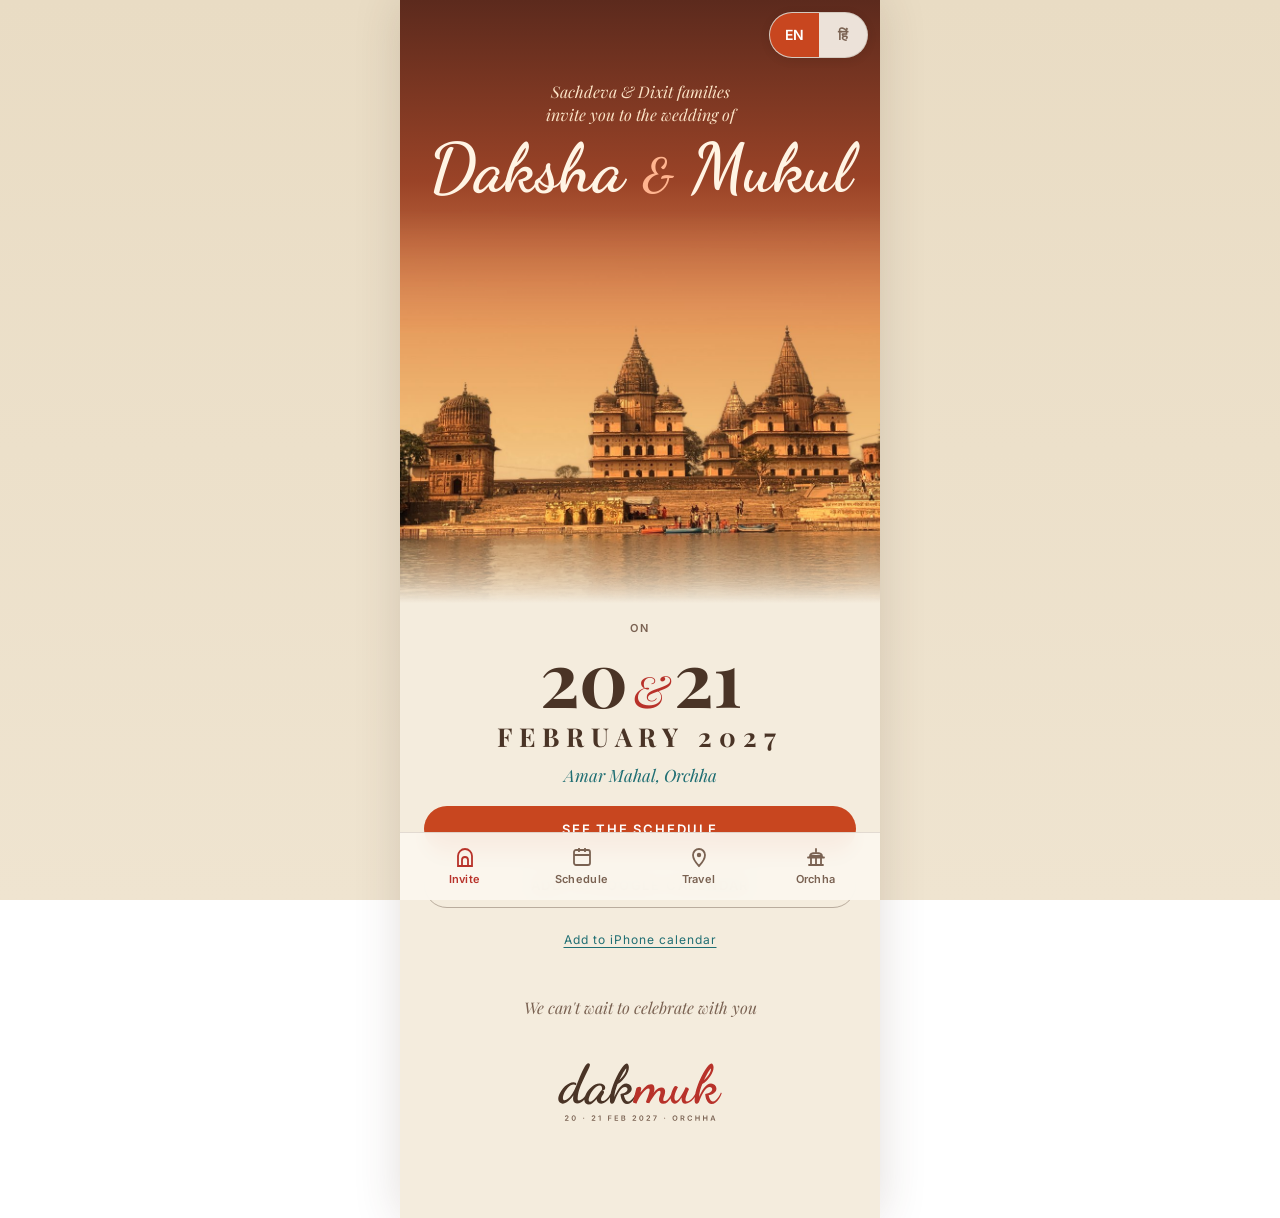
<file: index.html>
<!DOCTYPE html>
<html lang="en">
<head>
  <meta charset="UTF-8" />
  <meta name="viewport" content="width=device-width, initial-scale=1.0, viewport-fit=cover" />
  <title>Daksha & Mukul's Wedding</title>
  <meta name="description" content="Sachdeva & Dixit families invite you — 20 & 21 February 2027, Amar Mahal, Orchha" />
  <meta property="og:title" content="Daksha & Mukul's Wedding" />
  <meta property="og:description" content="Sachdeva & Dixit families invite you — 20 & 21 February 2027, Amar Mahal, Orchha" />
  <meta property="og:type" content="website" />
  <meta property="og:url" content="https://dakmuk.in/" />
  <meta property="og:image" content="https://dakmuk.in/assets/img/og-invite.jpg" />
  <meta property="og:image:width" content="1200" />
  <meta property="og:image:height" content="630" />
  <meta name="theme-color" content="#5c2a1d" />
  <link rel="icon" href="data:image/svg+xml,%3Csvg xmlns='http://www.w3.org/2000/svg' viewBox='0 0 120 110'%3E%3Cg fill='%23b8322a'%3E%3Crect x='18' y='98' width='84' height='10'/%3E%3Crect x='27' y='60' width='6' height='38'/%3E%3Crect x='47' y='60' width='6' height='38'/%3E%3Crect x='67' y='60' width='6' height='38'/%3E%3Crect x='87' y='60' width='6' height='38'/%3E%3Cpath d='M12 62 L108 62 L99 54 L21 54 Z'/%3E%3Cpath d='M28 54 C28 22, 92 22, 92 54 Z'/%3E%3Ccircle cx='60' cy='14' r='5'/%3E%3C/g%3E%3C/svg%3E" />
  <link rel="alternate" hreflang="hi" href="https://dakmuk.in/hi/" />
  <link rel="preconnect" href="https://fonts.googleapis.com" />
  <link rel="preconnect" href="https://fonts.gstatic.com" crossorigin />
  <link href="https://fonts.googleapis.com/css2?family=Playfair+Display:ital,wght@0,400;0,700;1,400&family=Dancing+Script:wght@600;700&family=Inter:wght@400;500;600;700&display=swap" rel="stylesheet" />
  <link rel="stylesheet" href="/assets/site.css" />
</head>
<body>

  <nav class="lang-switch" aria-label="Language">
    <a href="/" aria-current="true">EN</a>
    <a href="/hi/" lang="hi" hreflang="hi">हिं</a>
  </nav>

  <!-- Falling palash petals -->
  <div class="petals" aria-hidden="true">
    <div class="petal"></div><div class="petal"></div><div class="petal"></div>
    <div class="petal"></div><div class="petal"></div><div class="petal"></div>
  </div>

  <main>
    <!-- Dusk over the chhatris -->
    <header class="hero">
      <p class="invite-line rise">Sachdeva &amp; Dixit families<br>invite you to the wedding of</p>
      <h1 class="names rise rise-2" data-turns><span class="nm">Daksha</span> <span class="amp">&amp;</span> <span class="nm">Mukul</span></h1>
    </header>

    <!-- Date -->
    <div class="date-block rise rise-3">
      <p class="kicker">on</p>
      <p class="date-big">20<span>&amp;</span>21</p>
      <p class="date-month">FEBRUARY 2027</p>
      <p class="place">Amar Mahal, Orchha</p>
    </div>

    <div class="actions">
      <a class="btn btn-fill" href="/schedule/">See the schedule</a>
      <a class="btn btn-line" href="https://calendar.google.com/calendar/render?action=TEMPLATE&amp;text=Daksha+%26+Mukul%27s+Wedding&amp;dates=20270220/20270222&amp;ctz=Asia/Kolkata&amp;details=Sachdeva+%26+Dixit+families+invite+you+to+the+wedding.+Schedule+at+dakmuk.in&amp;location=Amar+Mahal%2C+Orchha%2C+Madhya+Pradesh" target="_blank" rel="noopener">Add to Google Calendar</a>
      <button class="text-link" id="ics-btn" type="button">Add to iPhone calendar</button>
    </div>

    <p class="closing-line">We can't wait to celebrate with you</p>

    <footer class="footer">
      <img class="logo" src="/assets/logo-lockup.svg" alt="dakmuk — 20 · 21 Feb 2027 · Orchha" width="170" height="64" />
    </footer>
  </main>

  <nav class="tabbar" aria-label="Pages">
    <a class="tab" href="/" aria-current="page"><svg aria-hidden="true"><use href="/assets/icons.svg#i-invite" /></svg>Invite</a>
    <a class="tab" href="/schedule/"><svg aria-hidden="true"><use href="/assets/icons.svg#i-cal" /></svg>Schedule</a>
    <a class="tab" href="/travel/"><svg aria-hidden="true"><use href="/assets/icons.svg#i-pin" /></svg>Travel</a>
    <a class="tab" href="/orchha/"><svg aria-hidden="true"><use href="/assets/icons.svg#i-chhatri" /></svg>Orchha</a>
  </nav>

  <script src="/assets/site.js"></script>
</body>
</html>
</file>
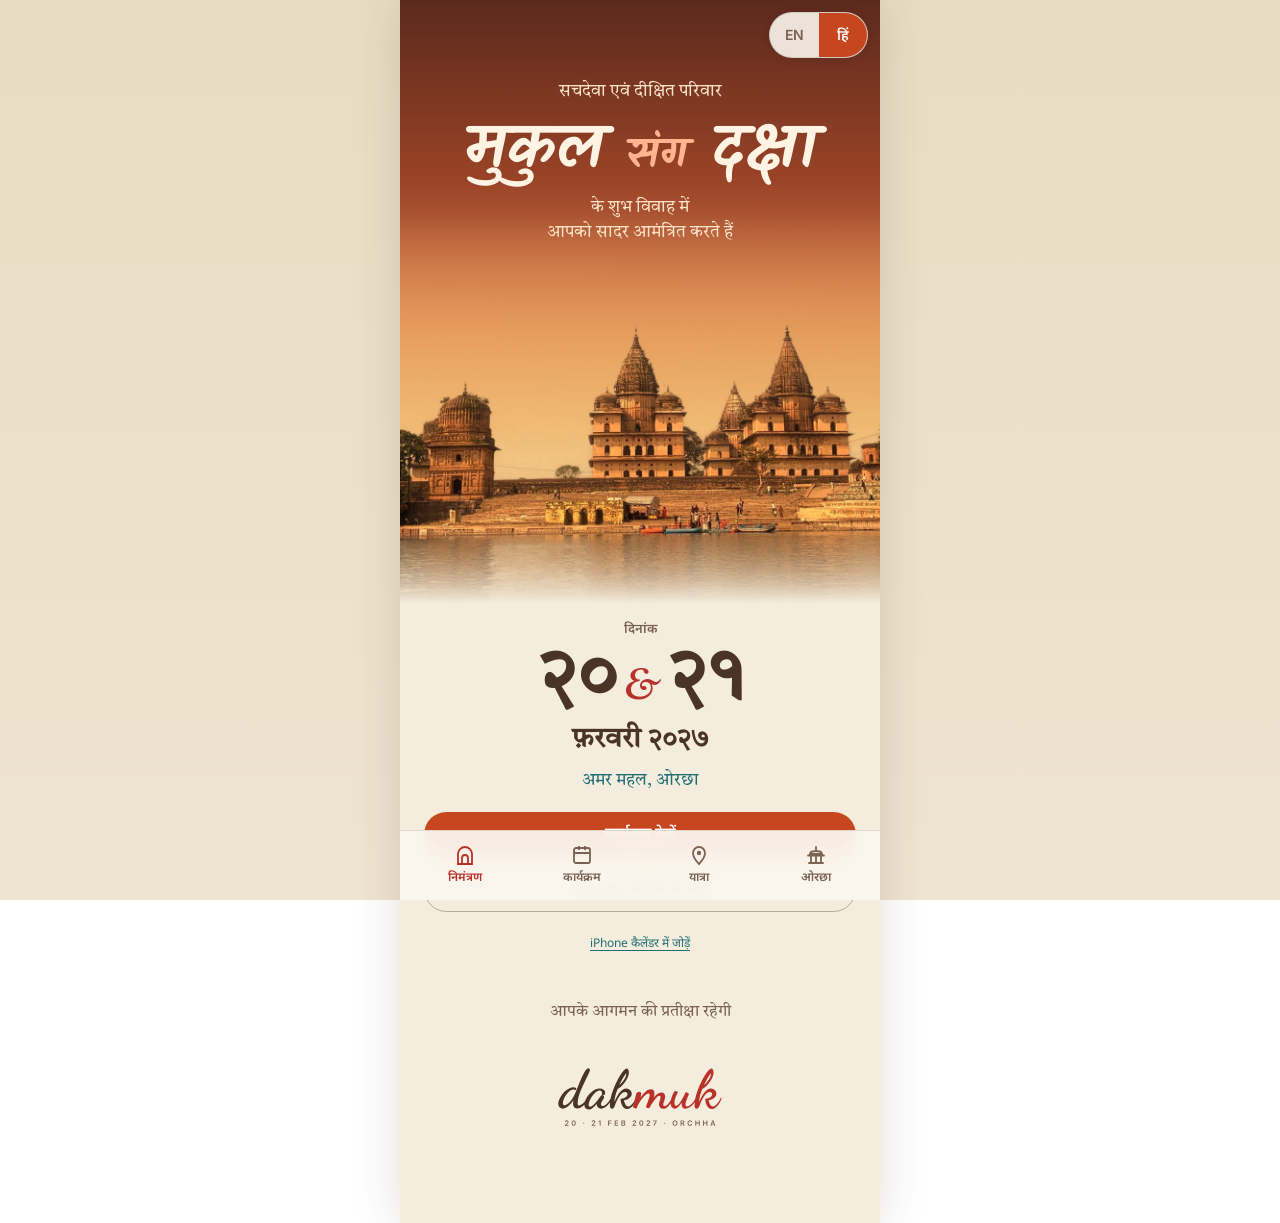
<file: hi/index.html>
<!DOCTYPE html>
<html lang="hi">
<head>
  <meta charset="UTF-8" />
  <meta name="viewport" content="width=device-width, initial-scale=1.0, viewport-fit=cover" />
  <title>मुकुल एवं दक्षा — शुभ विवाह</title>
  <meta name="description" content="सचदेवा एवं दीक्षित परिवार आपको सादर आमंत्रित करते हैं — 20 एवं 21 फ़रवरी 2027, अमर महल, ओरछा" />
  <meta property="og:title" content="मुकुल एवं दक्षा का शुभ विवाह" />
  <meta property="og:description" content="सचदेवा एवं दीक्षित परिवार आपको सादर आमंत्रित करते हैं — 20 एवं 21 फ़रवरी 2027, अमर महल, ओरछा" />
  <meta property="og:type" content="website" />
  <meta property="og:locale" content="hi_IN" />
  <meta property="og:url" content="https://dakmuk.in/hi/" />
  <meta property="og:image" content="https://dakmuk.in/assets/img/og-invite-hi.jpg" />
  <meta property="og:image:width" content="1200" />
  <meta property="og:image:height" content="630" />
  <meta name="theme-color" content="#5c2a1d" />
  <link rel="alternate" hreflang="en" href="https://dakmuk.in/" />
  <link rel="icon" href="data:image/svg+xml,%3Csvg xmlns='http://www.w3.org/2000/svg' viewBox='0 0 120 110'%3E%3Cg fill='%23b8322a'%3E%3Crect x='18' y='98' width='84' height='10'/%3E%3Crect x='27' y='60' width='6' height='38'/%3E%3Crect x='47' y='60' width='6' height='38'/%3E%3Crect x='67' y='60' width='6' height='38'/%3E%3Crect x='87' y='60' width='6' height='38'/%3E%3Cpath d='M12 62 L108 62 L99 54 L21 54 Z'/%3E%3Cpath d='M28 54 C28 22, 92 22, 92 54 Z'/%3E%3Ccircle cx='60' cy='14' r='5'/%3E%3C/g%3E%3C/svg%3E" />
  <link rel="preconnect" href="https://fonts.googleapis.com" />
  <link rel="preconnect" href="https://fonts.gstatic.com" crossorigin />
  <link href="https://fonts.googleapis.com/css2?family=Tiro+Devanagari+Hindi&family=Kalam:wght@400;700&family=Noto+Sans+Devanagari:wght@400;500;600;700&family=Inter:wght@600&display=swap" rel="stylesheet" />
  <link rel="stylesheet" href="/assets/site.css" />
</head>
<body>

  <nav class="lang-switch" aria-label="भाषा">
    <a href="/" lang="en" hreflang="en">EN</a>
    <a href="/hi/" aria-current="true">हिं</a>
  </nav>

  <!-- पलाश की पंखुड़ियाँ -->
  <div class="petals" aria-hidden="true">
    <div class="petal"></div><div class="petal"></div><div class="petal"></div>
    <div class="petal"></div><div class="petal"></div><div class="petal"></div>
  </div>

  <main>
    <header class="hero">
      <p class="invite-line rise">सचदेवा एवं दीक्षित परिवार</p>
      <h1 class="names rise rise-2" data-turns><span class="nm">मुकुल</span> <span class="amp">संग</span> <span class="nm">दक्षा</span></h1>
      <p class="invite-line rise rise-2">के शुभ विवाह में<br>आपको सादर आमंत्रित करते हैं</p>
    </header>

    <div class="date-block rise rise-3">
      <p class="kicker">दिनांक</p>
      <p class="date-big">२०<span>&amp;</span>२१</p>
      <p class="date-month">फ़रवरी २०२७</p>
      <p class="place">अमर महल, ओरछा</p>
    </div>

    <div class="actions">
      <a class="btn btn-fill" href="/hi/schedule/">कार्यक्रम देखें</a>
      <a class="btn btn-line" href="https://calendar.google.com/calendar/render?action=TEMPLATE&amp;text=Mukul+%26+Daksha%27s+Wedding&amp;dates=20270220/20270222&amp;ctz=Asia/Kolkata&amp;details=Sachdeva+%26+Dixit+families+invite+you+to+the+wedding.+Schedule+at+dakmuk.in&amp;location=Amar+Mahal%2C+Orchha%2C+Madhya+Pradesh" target="_blank" rel="noopener">Google कैलेंडर में जोड़ें</a>
      <button class="text-link" id="ics-btn" type="button">iPhone कैलेंडर में जोड़ें</button>
    </div>

    <p class="closing-line">आपके आगमन की प्रतीक्षा रहेगी</p>

    <footer class="footer">
      <img class="logo" src="/assets/logo-lockup.svg" alt="dakmuk — 20 · 21 फ़रवरी 2027 · ओरछा" width="170" height="64" />
    </footer>
  </main>

  <nav class="tabbar" aria-label="पृष्ठ">
    <a class="tab" href="/hi/" aria-current="page"><svg aria-hidden="true"><use href="/assets/icons.svg#i-invite" /></svg>निमंत्रण</a>
    <a class="tab" href="/hi/schedule/"><svg aria-hidden="true"><use href="/assets/icons.svg#i-cal" /></svg>कार्यक्रम</a>
    <a class="tab" href="/hi/travel/"><svg aria-hidden="true"><use href="/assets/icons.svg#i-pin" /></svg>यात्रा</a>
    <a class="tab" href="/hi/orchha/"><svg aria-hidden="true"><use href="/assets/icons.svg#i-chhatri" /></svg>ओरछा</a>
  </nav>

  <script src="/assets/site.js"></script>
</body>
</html>
</file>
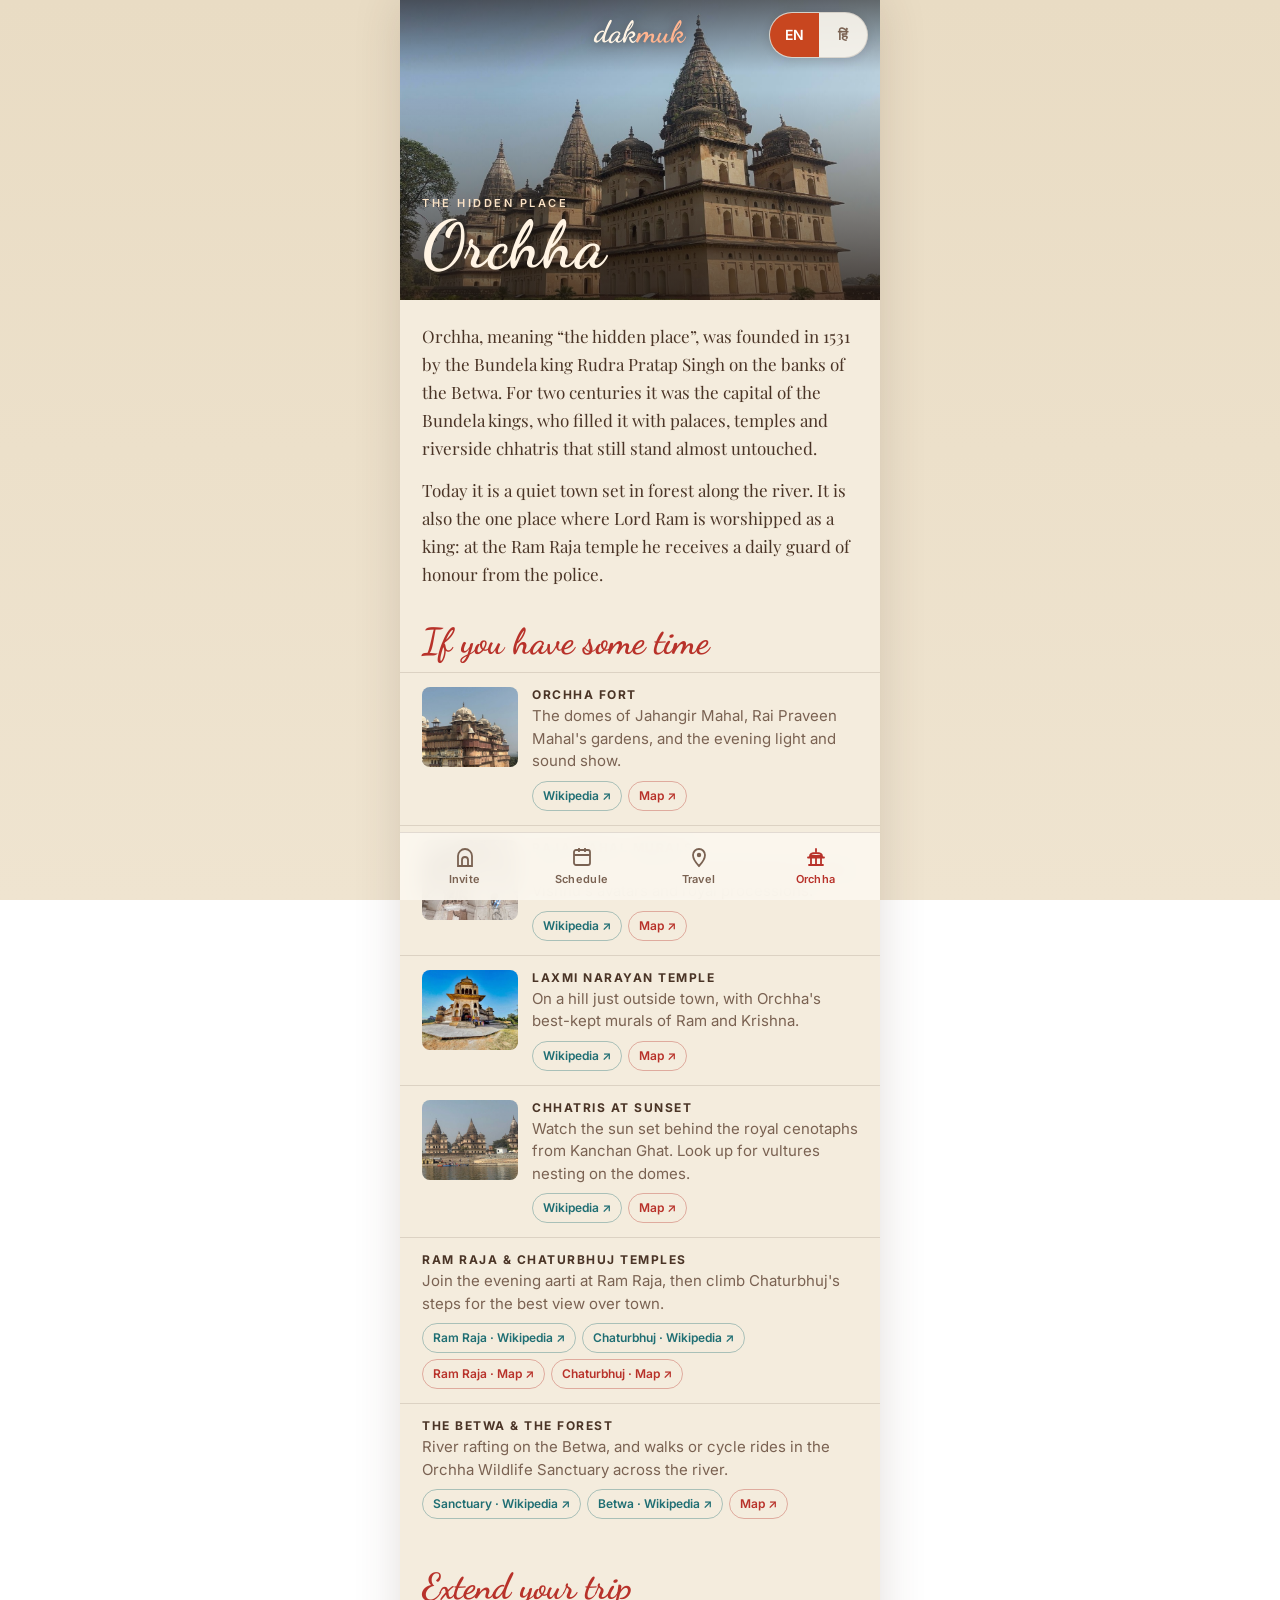
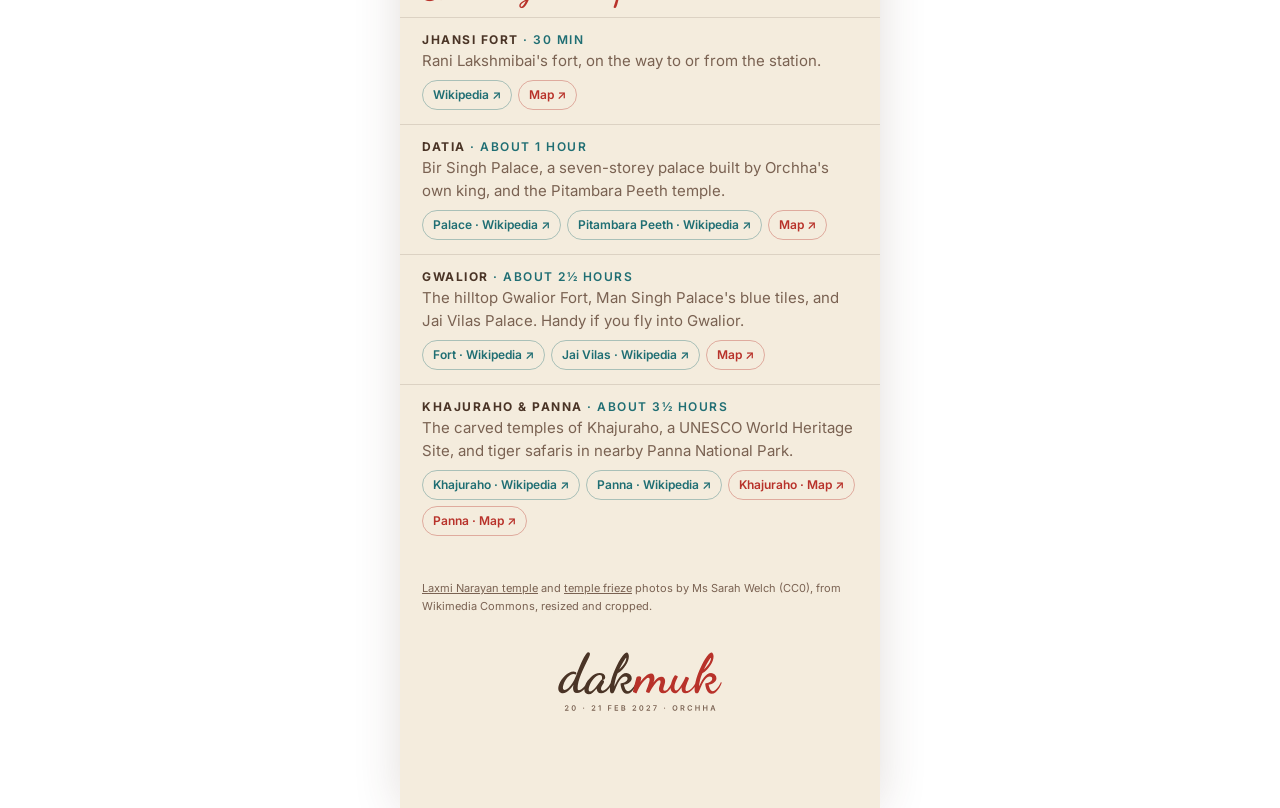
<file: orchha/index.html>
<!DOCTYPE html>
<html lang="en">
<head>
  <meta charset="UTF-8" />
  <meta name="viewport" content="width=device-width, initial-scale=1.0, viewport-fit=cover" />
  <title>Orchha — Daksha & Mukul's Wedding</title>
  <meta name="description" content="A little about Orchha, things to see during the wedding, and trips to extend your stay" />
  <meta property="og:title" content="Orchha, the hidden place" />
  <meta property="og:description" content="Palaces, painted temples and riverside chhatris — what to see in Orchha and nearby" />
  <meta property="og:type" content="website" />
  <meta property="og:url" content="https://dakmuk.in/orchha/" />
  <meta property="og:image" content="https://dakmuk.in/assets/img/og-invite.jpg" />
  <meta property="og:image:width" content="1200" />
  <meta property="og:image:height" content="630" />
  <meta name="theme-color" content="#4a3426" />
  <link rel="icon" href="data:image/svg+xml,%3Csvg xmlns='http://www.w3.org/2000/svg' viewBox='0 0 120 110'%3E%3Cg fill='%23b8322a'%3E%3Crect x='18' y='98' width='84' height='10'/%3E%3Crect x='27' y='60' width='6' height='38'/%3E%3Crect x='47' y='60' width='6' height='38'/%3E%3Crect x='67' y='60' width='6' height='38'/%3E%3Crect x='87' y='60' width='6' height='38'/%3E%3Cpath d='M12 62 L108 62 L99 54 L21 54 Z'/%3E%3Cpath d='M28 54 C28 22, 92 22, 92 54 Z'/%3E%3Ccircle cx='60' cy='14' r='5'/%3E%3C/g%3E%3C/svg%3E" />
  <link rel="alternate" hreflang="hi" href="https://dakmuk.in/hi/orchha/" />
  <link rel="preconnect" href="https://fonts.googleapis.com" />
  <link rel="preconnect" href="https://fonts.gstatic.com" crossorigin />
  <link href="https://fonts.googleapis.com/css2?family=Playfair+Display:ital,wght@0,400;0,700;1,400&family=Dancing+Script:wght@600;700&family=Inter:wght@400;500;600;700&display=swap" rel="stylesheet" />
  <link rel="stylesheet" href="/assets/site.css" />
</head>
<body>

  <nav class="lang-switch" aria-label="Language">
    <a href="/orchha/" aria-current="true">EN</a>
    <a href="/hi/orchha/" lang="hi" hreflang="hi">हिं</a>
  </nav>

  <main>
    <header class="photo-hero">
      <a class="top-logo on-photo" href="/"><img src="/assets/logo-light.svg" alt="dakmuk — back to the invite" width="96" height="27" /></a>
      <p class="kicker">The hidden place</p>
      <h1 class="script-title">Orchha</h1>
    </header>

    <div class="prose">
      <p>Orchha, meaning “the hidden place”, was founded in 1531 by the Bundela king Rudra Pratap Singh on the banks of the Betwa. For two centuries it was the capital of the Bundela kings, who filled it with palaces, temples and riverside chhatris that still stand almost untouched.</p>
      <p>Today it is a quiet town set in forest along the river. It is also the one place where Lord Ram is worshipped as a king: at the Ram Raja temple he receives a daily guard of honour from the police.</p>
    </div>

    <h2 class="section-title">If you have some time</h2>

    <div class="place-card">
      <img src="/assets/img/jahangir-mahal.jpg" alt="The domes and balconies of Jahangir Mahal" loading="lazy" />
      <div>
        <h3>Orchha Fort</h3>
        <p>The domes of Jahangir Mahal, Rai Praveen Mahal's gardens, and the evening light and sound show.</p>
        <p class="links"><a class="chip-wiki" href="https://en.wikipedia.org/wiki/Orchha_Fort_complex" target="_blank" rel="noopener">Wikipedia ↗</a><a class="chip-map" href="https://www.google.com/maps/search/?api=1&amp;query=Orchha+Fort+Complex" target="_blank" rel="noopener">Map ↗</a></p>
      </div>
    </div>

    <div class="place-card">
      <img src="/assets/img/raja-mahal-murals.jpg" alt="Painted floral panels around a scalloped arch in Raja Mahal" loading="lazy" />
      <div>
        <h3>Raja Mahal murals</h3>
        <p>Whole rooms painted with Ramayana scenes, Vishnu's avatars and royal processions.</p>
        <p class="links"><a class="chip-wiki" href="https://en.wikipedia.org/wiki/Orchha_Fort_complex" target="_blank" rel="noopener">Wikipedia ↗</a><a class="chip-map" href="https://www.google.com/maps/search/?api=1&amp;query=Raja+Mahal+Orchha" target="_blank" rel="noopener">Map ↗</a></p>
      </div>
    </div>

    <div class="place-card">
      <img src="/assets/img/laxmi-temple.jpg" alt="Entrance of the Laxmi Narayan temple" loading="lazy" />
      <div>
        <h3>Laxmi Narayan temple</h3>
        <p>On a hill just outside town, with Orchha's best-kept murals of Ram and Krishna.</p>
        <p class="links"><a class="chip-wiki" href="https://en.wikipedia.org/wiki/Orchha" target="_blank" rel="noopener">Wikipedia ↗</a><a class="chip-map" href="https://www.google.com/maps/search/?api=1&amp;query=Laxmi+Narayan+Temple+Orchha" target="_blank" rel="noopener">Map ↗</a></p>
      </div>
    </div>

    <div class="place-card">
      <img src="/assets/img/betwa-chhatris.jpg" alt="The royal chhatris seen from a boat on the Betwa river" loading="lazy" />
      <div>
        <h3>Chhatris at sunset</h3>
        <p>Watch the sun set behind the royal cenotaphs from Kanchan Ghat. Look up for vultures nesting on the domes.</p>
        <p class="links"><a class="chip-wiki" href="https://en.wikipedia.org/wiki/Chhatri" target="_blank" rel="noopener">Wikipedia ↗</a><a class="chip-map" href="https://www.google.com/maps/search/?api=1&amp;query=Royal+Chhatris+Orchha" target="_blank" rel="noopener">Map ↗</a></p>
      </div>
    </div>

    <div class="place-card no-photo">
      <div>
        <h3>Ram Raja &amp; Chaturbhuj temples</h3>
        <p>Join the evening aarti at Ram Raja, then climb Chaturbhuj's steps for the best view over town.</p>
        <p class="links"><a class="chip-wiki" href="https://en.wikipedia.org/wiki/Ram_Raja_Temple" target="_blank" rel="noopener">Ram Raja · Wikipedia ↗</a><a class="chip-wiki" href="https://en.wikipedia.org/wiki/Chaturbhuj_Temple_(Orchha)" target="_blank" rel="noopener">Chaturbhuj · Wikipedia ↗</a><a class="chip-map" href="https://www.google.com/maps/search/?api=1&amp;query=Ram+Raja+Temple+Orchha" target="_blank" rel="noopener">Ram Raja · Map ↗</a><a class="chip-map" href="https://www.google.com/maps/search/?api=1&amp;query=Chaturbhuj+Temple+Orchha" target="_blank" rel="noopener">Chaturbhuj · Map ↗</a></p>
      </div>
    </div>

    <div class="place-card no-photo">
      <div>
        <h3>The Betwa &amp; the forest</h3>
        <p>River rafting on the Betwa, and walks or cycle rides in the Orchha Wildlife Sanctuary across the river.</p>
        <p class="links"><a class="chip-wiki" href="https://en.wikipedia.org/wiki/Orchha_Wildlife_Sanctuary" target="_blank" rel="noopener">Sanctuary · Wikipedia ↗</a><a class="chip-wiki" href="https://en.wikipedia.org/wiki/Betwa_River" target="_blank" rel="noopener">Betwa · Wikipedia ↗</a><a class="chip-map" href="https://www.google.com/maps/search/?api=1&amp;query=Orchha+Wildlife+Sanctuary" target="_blank" rel="noopener">Map ↗</a></p>
      </div>
    </div>

    <h2 class="section-title">Extend your trip</h2>

    <div class="place-card no-photo">
      <div>
        <h3>Jhansi Fort <span class="dist">· 30 min</span></h3>
        <p>Rani Lakshmibai's fort, on the way to or from the station.</p>
        <p class="links"><a class="chip-wiki" href="https://en.wikipedia.org/wiki/Jhansi_Fort" target="_blank" rel="noopener">Wikipedia ↗</a><a class="chip-map" href="https://www.google.com/maps/search/?api=1&amp;query=Jhansi+Fort" target="_blank" rel="noopener">Map ↗</a></p>
      </div>
    </div>

    <div class="place-card no-photo">
      <div>
        <h3>Datia <span class="dist">· about 1 hour</span></h3>
        <p>Bir Singh Palace, a seven-storey palace built by Orchha's own king, and the Pitambara Peeth temple.</p>
        <p class="links"><a class="chip-wiki" href="https://en.wikipedia.org/wiki/Datia_Palace" target="_blank" rel="noopener">Palace · Wikipedia ↗</a><a class="chip-wiki" href="https://en.wikipedia.org/wiki/Pitambara_Peeth" target="_blank" rel="noopener">Pitambara Peeth · Wikipedia ↗</a><a class="chip-map" href="https://www.google.com/maps/search/?api=1&amp;query=Datia+Palace" target="_blank" rel="noopener">Map ↗</a></p>
      </div>
    </div>

    <div class="place-card no-photo">
      <div>
        <h3>Gwalior <span class="dist">· about 2½ hours</span></h3>
        <p>The hilltop Gwalior Fort, Man Singh Palace's blue tiles, and Jai Vilas Palace. Handy if you fly into Gwalior.</p>
        <p class="links"><a class="chip-wiki" href="https://en.wikipedia.org/wiki/Gwalior_Fort" target="_blank" rel="noopener">Fort · Wikipedia ↗</a><a class="chip-wiki" href="https://en.wikipedia.org/wiki/Jai_Vilas_Mahal" target="_blank" rel="noopener">Jai Vilas · Wikipedia ↗</a><a class="chip-map" href="https://www.google.com/maps/search/?api=1&amp;query=Gwalior+Fort" target="_blank" rel="noopener">Map ↗</a></p>
      </div>
    </div>

    <div class="place-card no-photo">
      <div>
        <h3>Khajuraho &amp; Panna <span class="dist">· about 3½ hours</span></h3>
        <p>The carved temples of Khajuraho, a UNESCO World Heritage Site, and tiger safaris in nearby Panna National Park.</p>
        <p class="links"><a class="chip-wiki" href="https://en.wikipedia.org/wiki/Khajuraho_Group_of_Monuments" target="_blank" rel="noopener">Khajuraho · Wikipedia ↗</a><a class="chip-wiki" href="https://en.wikipedia.org/wiki/Panna_National_Park" target="_blank" rel="noopener">Panna · Wikipedia ↗</a><a class="chip-map" href="https://www.google.com/maps/search/?api=1&amp;query=Khajuraho+Western+Group+of+Temples" target="_blank" rel="noopener">Khajuraho · Map ↗</a><a class="chip-map" href="https://www.google.com/maps/search/?api=1&amp;query=Panna+National+Park" target="_blank" rel="noopener">Panna · Map ↗</a></p>
      </div>
    </div>

    <p class="credits"><a href="https://commons.wikimedia.org/wiki/File:0121321_Lakshmi_temple_Orchha_Madhya_Pradesh_014.jpg" target="_blank" rel="noopener">Laxmi Narayan temple</a> and
      <a href="https://commons.wikimedia.org/wiki/File:0121321_Lakshmi_temple_Orchha_Madhya_Pradesh_032.jpg" target="_blank" rel="noopener">temple frieze</a> photos by Ms Sarah Welch (CC0), from Wikimedia Commons, resized and cropped.</p>

    <footer class="footer">
      <img class="logo" src="/assets/logo-lockup.svg" alt="dakmuk — 20 · 21 Feb 2027 · Orchha" width="170" height="64" />
    </footer>
  </main>

  <nav class="tabbar" aria-label="Pages">
    <a class="tab" href="/"><svg aria-hidden="true"><use href="/assets/icons.svg#i-invite" /></svg>Invite</a>
    <a class="tab" href="/schedule/"><svg aria-hidden="true"><use href="/assets/icons.svg#i-cal" /></svg>Schedule</a>
    <a class="tab" href="/travel/"><svg aria-hidden="true"><use href="/assets/icons.svg#i-pin" /></svg>Travel</a>
    <a class="tab" href="/orchha/" aria-current="page"><svg aria-hidden="true"><use href="/assets/icons.svg#i-chhatri" /></svg>Orchha</a>
  </nav>

</body>
</html>
</file>
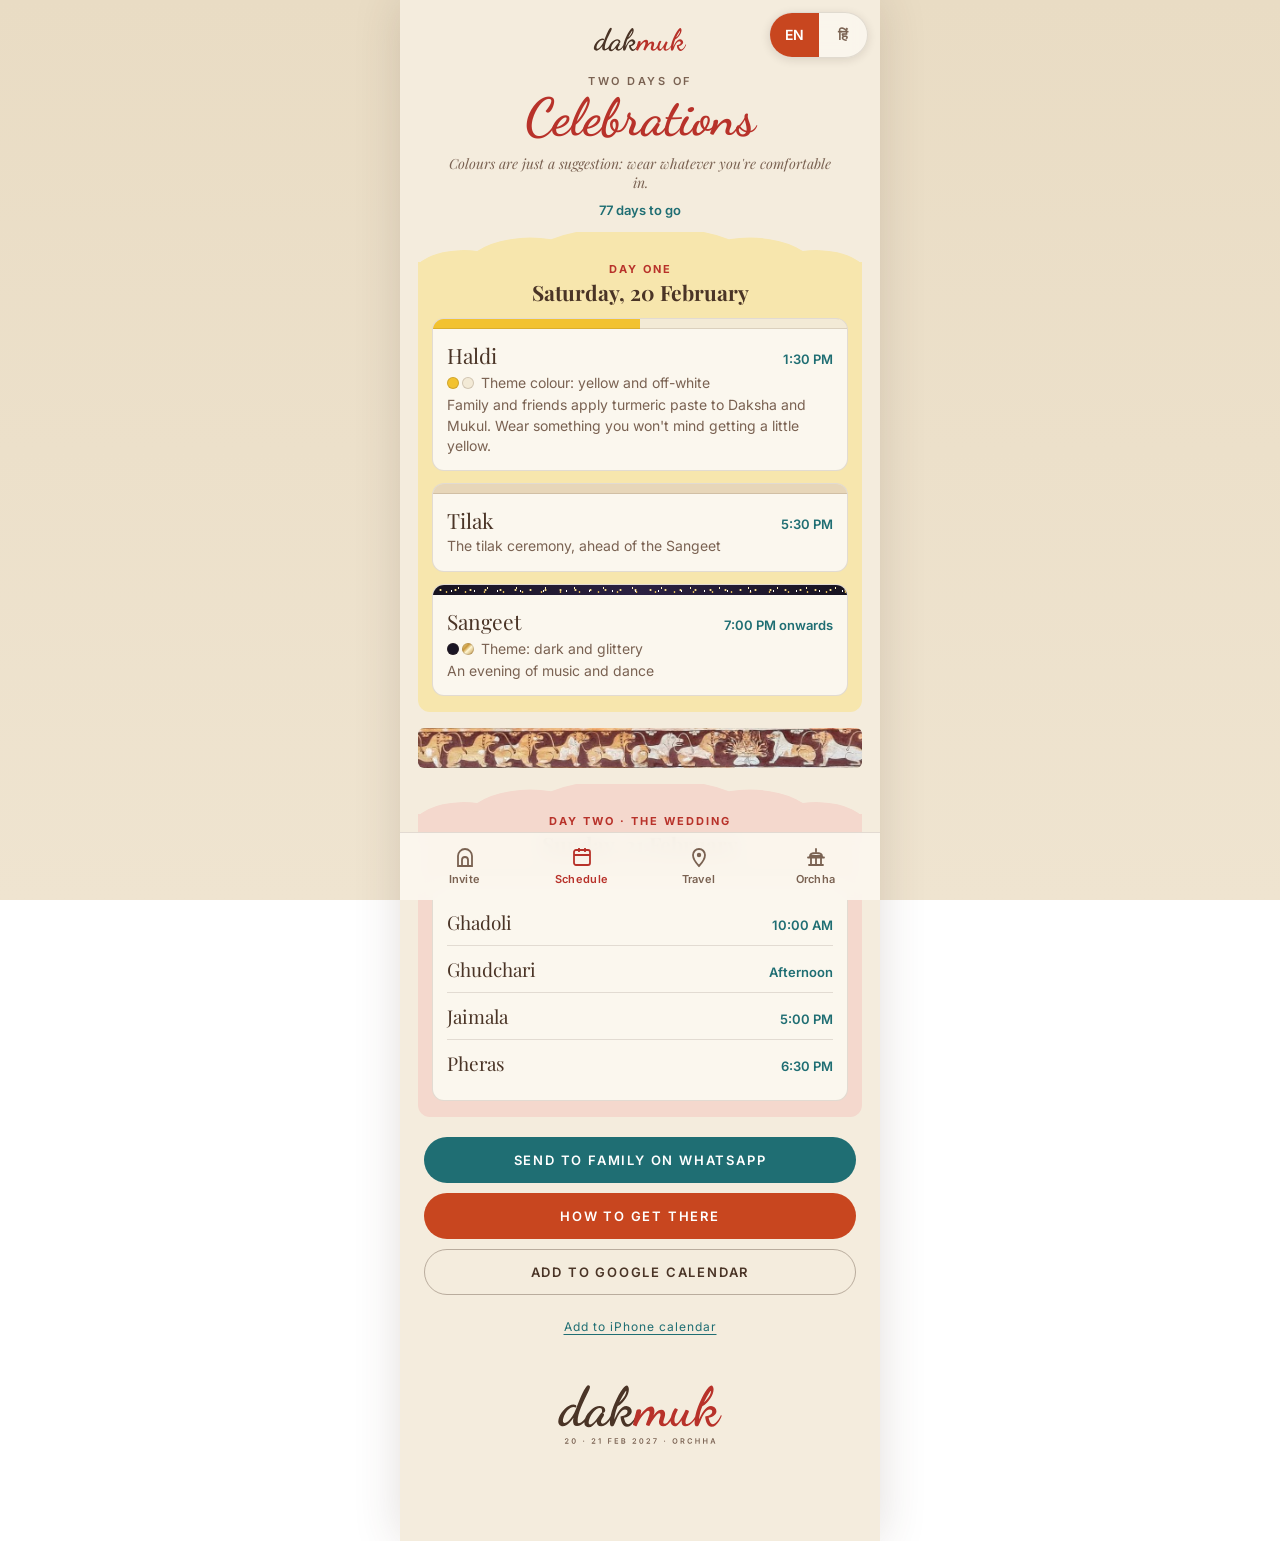
<file: schedule/index.html>
<!DOCTYPE html>
<html lang="en">
<head>
  <meta charset="UTF-8" />
  <meta name="viewport" content="width=device-width, initial-scale=1.0, viewport-fit=cover" />
  <title>Schedule — Daksha & Mukul's Wedding</title>
  <meta name="description" content="Two days of celebrations at Amar Mahal, Orchha — 20 & 21 February 2027" />
  <meta property="og:title" content="Schedule — Daksha & Mukul's Wedding" />
  <meta property="og:description" content="Day 1: Haldi, Tilak, Sangeet · Day 2: Ghadoli, Ghudchari, Jaimala, Pheras — Amar Mahal, Orchha" />
  <meta property="og:type" content="website" />
  <meta property="og:url" content="https://dakmuk.in/schedule/" />
  <meta property="og:image" content="https://dakmuk.in/assets/img/og-invite.jpg" />
  <meta property="og:image:width" content="1200" />
  <meta property="og:image:height" content="630" />
  <meta name="theme-color" content="#f4ecdd" />
  <link rel="icon" href="data:image/svg+xml,%3Csvg xmlns='http://www.w3.org/2000/svg' viewBox='0 0 120 110'%3E%3Cg fill='%23b8322a'%3E%3Crect x='18' y='98' width='84' height='10'/%3E%3Crect x='27' y='60' width='6' height='38'/%3E%3Crect x='47' y='60' width='6' height='38'/%3E%3Crect x='67' y='60' width='6' height='38'/%3E%3Crect x='87' y='60' width='6' height='38'/%3E%3Cpath d='M12 62 L108 62 L99 54 L21 54 Z'/%3E%3Cpath d='M28 54 C28 22, 92 22, 92 54 Z'/%3E%3Ccircle cx='60' cy='14' r='5'/%3E%3C/g%3E%3C/svg%3E" />
  <link rel="alternate" hreflang="hi" href="https://dakmuk.in/hi/schedule/" />
  <link rel="preconnect" href="https://fonts.googleapis.com" />
  <link rel="preconnect" href="https://fonts.gstatic.com" crossorigin />
  <link href="https://fonts.googleapis.com/css2?family=Playfair+Display:ital,wght@0,400;0,700;1,400&family=Dancing+Script:wght@600;700&family=Inter:wght@400;500;600;700&display=swap" rel="stylesheet" />
  <link rel="stylesheet" href="/assets/site.css" />
</head>
<body>

  <nav class="lang-switch" aria-label="Language">
    <a href="/schedule/" aria-current="true">EN</a>
    <a href="/hi/schedule/" lang="hi" hreflang="hi">हिं</a>
  </nav>

  <main>
    <a class="top-logo" href="/"><img src="/assets/logo.svg" alt="dakmuk — back to the invite" width="96" height="27" /></a>
    <header class="page-head">
      <p class="kicker">Two days of</p>
      <h1 class="script-title">Celebrations</h1>
      <p class="note">Colours are just a suggestion: wear whatever you're comfortable in.</p>
      <p class="countdown" id="countdown"></p>
    </header>

    <!-- Day one, under a palace arch -->
    <section class="day day-one" aria-labelledby="day1">
      <svg class="arch" aria-hidden="true" preserveAspectRatio="none"><use href="/assets/icons.svg#cusp" width="100%" height="100%" /></svg>
      <div class="day-body">
        <p class="day-label">Day one</p>
        <h2 class="day-date" id="day1">Saturday, 20 February</h2>
        <article class="ev-card" style="--c1: #f2c230; --c2: #f3ead6">
          <div class="ev-band" aria-hidden="true"></div>
          <div class="ev-card-body">
            <div class="ev-head"><h3 class="event-name">Haldi</h3><p class="ev-time">1:30 PM</p></div>
            <p class="ev-theme"><span class="dots" aria-hidden="true"><span class="dot" style="--c: #f2c230"></span><span class="dot" style="--c: #f3ead6"></span></span> Theme colour: yellow and off-white</p>
            <p class="ev-note">Family and friends apply turmeric paste to Daksha and Mukul. Wear something you won't mind getting a little yellow.</p>
          </div>
        </article>
        <article class="ev-card ev-plain">
          <div class="ev-band" aria-hidden="true"></div>
          <div class="ev-card-body">
            <div class="ev-head"><h3 class="event-name">Tilak</h3><p class="ev-time">5:30 PM</p></div>
            <p class="ev-note">The tilak ceremony, ahead of the Sangeet</p>
          </div>
        </article>
        <article class="ev-card ev-glitter">
          <div class="ev-band" aria-hidden="true"></div>
          <div class="ev-card-body">
            <div class="ev-head"><h3 class="event-name">Sangeet</h3><p class="ev-time">7:00 PM onwards</p></div>
            <p class="ev-theme"><span class="dots" aria-hidden="true"><span class="dot" style="--c: #1a1524"></span><span class="dot dot-glitter"></span></span> Theme: dark and glittery</p>
            <p class="ev-note">An evening of music and dance</p>
          </div>
        </article>
      </div>
    </section>

    <div class="frieze" role="img" aria-label="Painted frieze from the Laxmi Narayan temple, Orchha"></div>

    <!-- Day two -->
    <section class="day day-two" aria-labelledby="day2">
      <svg class="arch" aria-hidden="true" preserveAspectRatio="none"><use href="/assets/icons.svg#cusp" width="100%" height="100%" /></svg>
      <div class="day-body">
        <p class="day-label">Day two · The wedding</p>
        <h2 class="day-date" id="day2">Sunday, 21 February</h2>
        <article class="ev-card ev-plain">
          <div class="ev-band" aria-hidden="true"></div>
          <div class="ev-card-body">
            <ul class="event-list">
              <li class="event"><span class="event-name">Ghadoli</span><span class="ev-time">10:00 AM</span></li>
              <li class="event"><span class="event-name">Ghudchari</span><span class="ev-time">Afternoon</span></li>
              <li class="event"><span class="event-name">Jaimala</span><span class="ev-time">5:00 PM</span></li>
              <li class="event"><span class="event-name">Pheras</span><span class="ev-time">6:30 PM</span></li>
            </ul>
          </div>
        </article>
      </div>
    </section>

    <div class="actions">
      <a class="btn btn-wa" href="https://wa.me/?text=Daksha%20%26%20Mukul%27s%20wedding%20schedule%20%E2%80%94%2020%20%26%2021%20Feb%202027%2C%20Orchha%3A%20https%3A%2F%2Fdakmuk.in%2Fschedule%2F" target="_blank" rel="noopener">Send to family on WhatsApp</a>
      <a class="btn btn-fill" href="/travel/">How to get there</a>
      <a class="btn btn-line" href="https://calendar.google.com/calendar/render?action=TEMPLATE&amp;text=Daksha+%26+Mukul%27s+Wedding&amp;dates=20270220/20270222&amp;ctz=Asia/Kolkata&amp;details=Sachdeva+%26+Dixit+families+invite+you+to+the+wedding.+Schedule+at+dakmuk.in&amp;location=Amar+Mahal%2C+Orchha%2C+Madhya+Pradesh" target="_blank" rel="noopener">Add to Google Calendar</a>
      <button class="text-link" id="ics-btn" type="button">Add to iPhone calendar</button>
    </div>

    <footer class="footer">
      <img class="logo" src="/assets/logo-lockup.svg" alt="dakmuk — 20 · 21 Feb 2027 · Orchha" width="170" height="64" />
    </footer>
  </main>

  <nav class="tabbar" aria-label="Pages">
    <a class="tab" href="/"><svg aria-hidden="true"><use href="/assets/icons.svg#i-invite" /></svg>Invite</a>
    <a class="tab" href="/schedule/" aria-current="page"><svg aria-hidden="true"><use href="/assets/icons.svg#i-cal" /></svg>Schedule</a>
    <a class="tab" href="/travel/"><svg aria-hidden="true"><use href="/assets/icons.svg#i-pin" /></svg>Travel</a>
    <a class="tab" href="/orchha/"><svg aria-hidden="true"><use href="/assets/icons.svg#i-chhatri" /></svg>Orchha</a>
  </nav>

  <script src="/assets/site.js"></script>
</body>
</html>
</file>
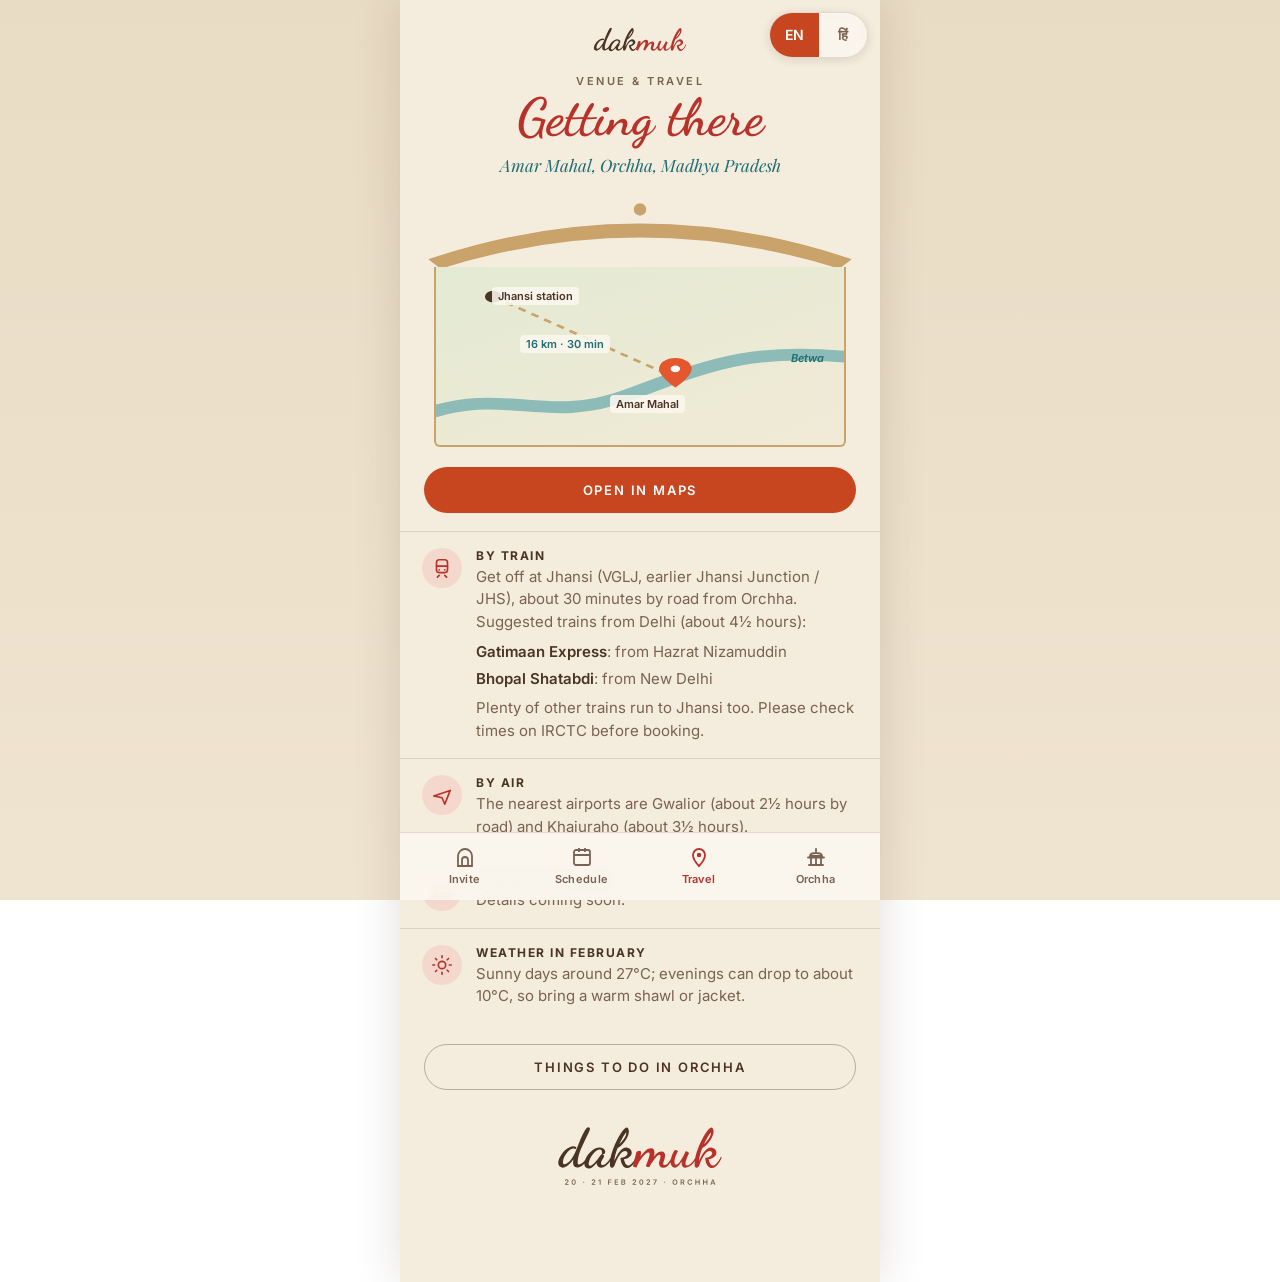
<file: travel/index.html>
<!DOCTYPE html>
<html lang="en">
<head>
  <meta charset="UTF-8" />
  <meta name="viewport" content="width=device-width, initial-scale=1.0, viewport-fit=cover" />
  <title>Travel — Daksha & Mukul's Wedding</title>
  <meta name="description" content="How to reach Amar Mahal, Orchha for Daksha & Mukul's wedding" />
  <meta property="og:title" content="Getting to Orchha — Daksha & Mukul's Wedding" />
  <meta property="og:description" content="Amar Mahal, Orchha · 30 min from Jhansi station · nearest airports Gwalior and Khajuraho" />
  <meta property="og:type" content="website" />
  <meta property="og:url" content="https://dakmuk.in/travel/" />
  <meta property="og:image" content="https://dakmuk.in/assets/img/og-invite.jpg" />
  <meta property="og:image:width" content="1200" />
  <meta property="og:image:height" content="630" />
  <meta name="theme-color" content="#f4ecdd" />
  <link rel="icon" href="data:image/svg+xml,%3Csvg xmlns='http://www.w3.org/2000/svg' viewBox='0 0 120 110'%3E%3Cg fill='%23b8322a'%3E%3Crect x='18' y='98' width='84' height='10'/%3E%3Crect x='27' y='60' width='6' height='38'/%3E%3Crect x='47' y='60' width='6' height='38'/%3E%3Crect x='67' y='60' width='6' height='38'/%3E%3Crect x='87' y='60' width='6' height='38'/%3E%3Cpath d='M12 62 L108 62 L99 54 L21 54 Z'/%3E%3Cpath d='M28 54 C28 22, 92 22, 92 54 Z'/%3E%3Ccircle cx='60' cy='14' r='5'/%3E%3C/g%3E%3C/svg%3E" />
  <link rel="alternate" hreflang="hi" href="https://dakmuk.in/hi/travel/" />
  <link rel="preconnect" href="https://fonts.googleapis.com" />
  <link rel="preconnect" href="https://fonts.gstatic.com" crossorigin />
  <link href="https://fonts.googleapis.com/css2?family=Playfair+Display:ital,wght@0,400;0,700;1,400&family=Dancing+Script:wght@600;700&family=Inter:wght@400;500;600;700&display=swap" rel="stylesheet" />
  <link rel="stylesheet" href="/assets/site.css" />
</head>
<body>

  <nav class="lang-switch" aria-label="Language">
    <a href="/travel/" aria-current="true">EN</a>
    <a href="/hi/travel/" lang="hi" hreflang="hi">हिं</a>
  </nav>

  <main>
    <a class="top-logo" href="/"><img src="/assets/logo.svg" alt="dakmuk — back to the invite" width="96" height="27" /></a>
    <header class="page-head">
      <p class="kicker">Venue &amp; travel</p>
      <h1 class="script-title">Getting there</h1>
      <p class="place">Amar Mahal, Orchha, Madhya Pradesh</p>
    </header>

    <!-- Map in a jharokha frame -->
    <a class="jharokha" href="https://www.google.com/maps/search/?api=1&amp;query=Amar+Mahal+Orchha" target="_blank" rel="noopener" aria-label="Open Amar Mahal, Orchha in Google Maps">
      <svg class="roof" viewBox="0 0 280 46" aria-hidden="true"><use href="/assets/icons.svg#roof" /></svg>
      <div class="map">
        <svg viewBox="0 0 300 180" preserveAspectRatio="none" aria-hidden="true">
          <path d="M-10 150 C50 120, 80 160, 140 130 S230 80, 310 92" fill="none" stroke="#8dbcb8" stroke-width="12" stroke-linecap="round" />
          <path d="M42 30 L176 112" stroke="#c9a36a" stroke-width="2.5" stroke-dasharray="6 5" fill="none" />
          <circle cx="42" cy="30" r="6" fill="#4a3426" />
          <path d="M176 92 c-7 0 -12 5 -12 11 c0 8 12 19 12 19 s12 -11 12 -19 c0 -6 -5 -11 -12 -11z" fill="#e4572e" />
          <circle cx="176" cy="103" r="3.5" fill="#fff" />
        </svg>
        <span class="map-label" style="left:56px;top:20px">Jhansi station</span>
        <span class="map-label" style="left:174px;top:128px">Amar Mahal</span>
        <span class="map-label soft" style="left:84px;top:68px">16 km · 30 min</span>
        <span class="map-label plain" style="right:14px;top:82px">Betwa</span>
      </div>
    </a>

    <div class="actions">
      <a class="btn btn-fill" href="https://www.google.com/maps/search/?api=1&amp;query=Amar+Mahal+Orchha" target="_blank" rel="noopener">Open in Maps</a>
    </div>

    <div class="rows">
      <div class="row">
        <span class="ic"><svg aria-hidden="true"><use href="/assets/icons.svg#i-train" /></svg></span>
        <div>
          <h3>By train</h3>
          <p>Get off at Jhansi (VGLJ, earlier Jhansi Junction / JHS), about 30 minutes by road from Orchha. Suggested trains from Delhi (about 4½ hours):</p>
          <ul class="trains">
            <li><b>Gatimaan Express</b>: from Hazrat Nizamuddin</li>
            <li><b>Bhopal Shatabdi</b>: from New Delhi</li>
          </ul>
          <p>Plenty of other trains run to Jhansi too. Please check times on IRCTC before booking.</p>
        </div>
      </div>
      <div class="row">
        <span class="ic"><svg aria-hidden="true"><use href="/assets/icons.svg#i-plane" /></svg></span>
        <div>
          <h3>By air</h3>
          <p>The nearest airports are Gwalior (about 2½ hours by road) and Khajuraho (about 3½ hours).</p>
        </div>
      </div>
      <div class="row">
        <span class="ic"><svg aria-hidden="true"><use href="/assets/icons.svg#i-car" /></svg></span>
        <div>
          <h3>Transfers &amp; stay</h3>
          <p>Details coming soon.</p>
        </div>
      </div>
      <div class="row">
        <span class="ic"><svg aria-hidden="true"><use href="/assets/icons.svg#i-sun" /></svg></span>
        <div>
          <h3>Weather in February</h3>
          <p>Sunny days around 27°C; evenings can drop to about 10°C, so bring a warm shawl or jacket.</p>
        </div>
      </div>
    </div>

    <div class="actions">
      <a class="btn btn-line" href="/orchha/">Things to do in Orchha</a>
    </div>

    <footer class="footer">
      <img class="logo" src="/assets/logo-lockup.svg" alt="dakmuk — 20 · 21 Feb 2027 · Orchha" width="170" height="64" />
    </footer>
  </main>

  <nav class="tabbar" aria-label="Pages">
    <a class="tab" href="/"><svg aria-hidden="true"><use href="/assets/icons.svg#i-invite" /></svg>Invite</a>
    <a class="tab" href="/schedule/"><svg aria-hidden="true"><use href="/assets/icons.svg#i-cal" /></svg>Schedule</a>
    <a class="tab" href="/travel/" aria-current="page"><svg aria-hidden="true"><use href="/assets/icons.svg#i-pin" /></svg>Travel</a>
    <a class="tab" href="/orchha/"><svg aria-hidden="true"><use href="/assets/icons.svg#i-chhatri" /></svg>Orchha</a>
  </nav>

</body>
</html>
</file>
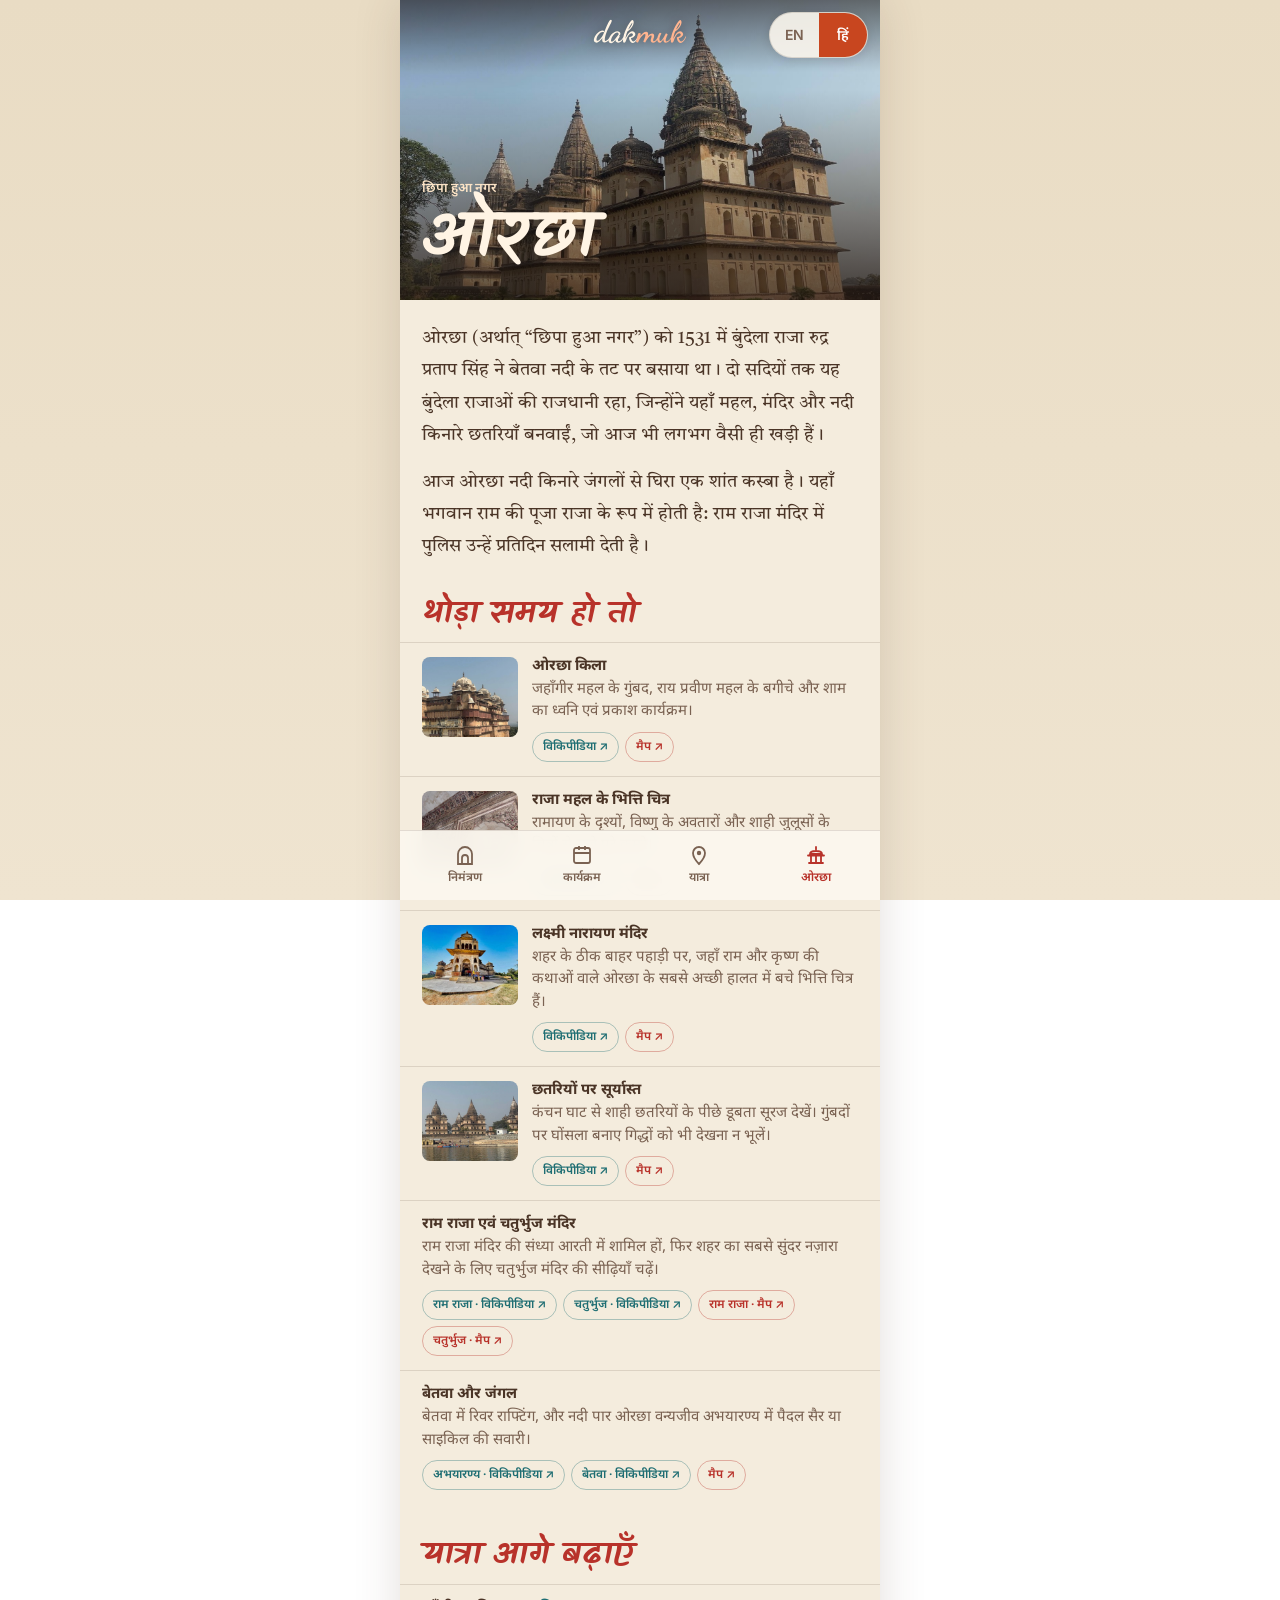
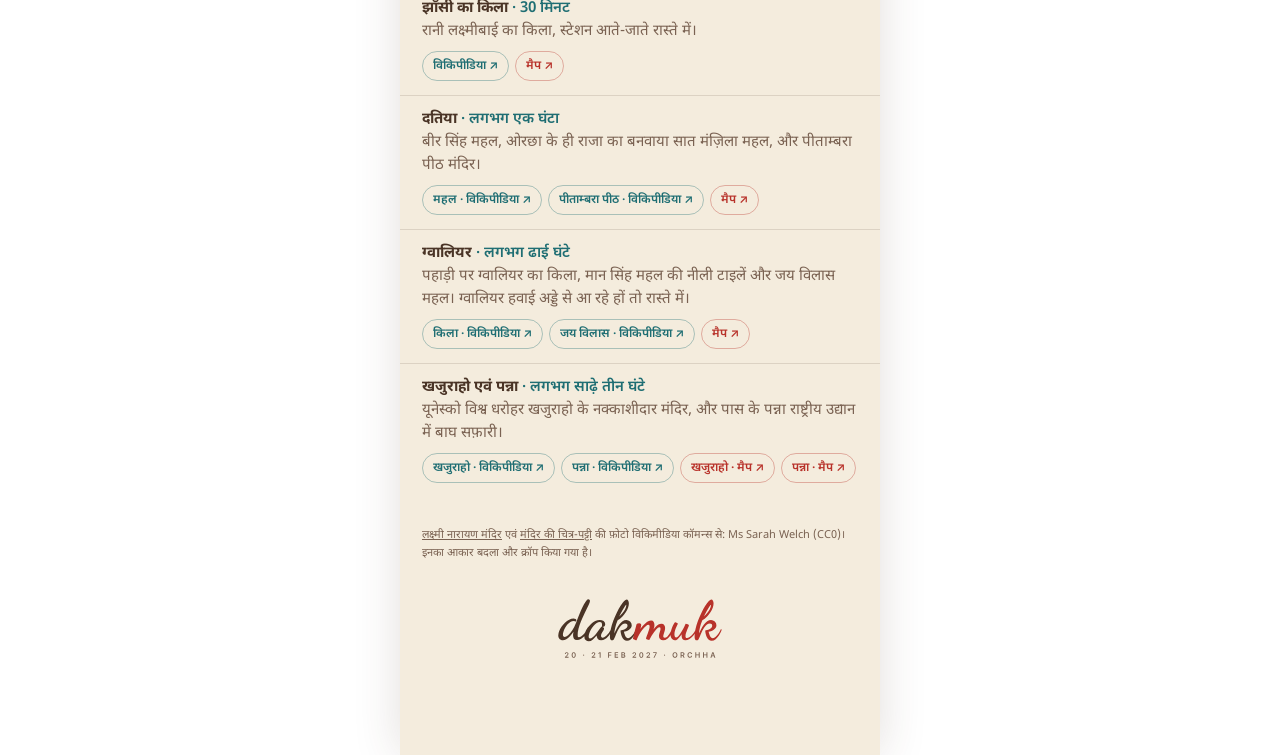
<file: hi/orchha/index.html>
<!DOCTYPE html>
<html lang="hi">
<head>
  <meta charset="UTF-8" />
  <meta name="viewport" content="width=device-width, initial-scale=1.0, viewport-fit=cover" />
  <title>ओरछा — मुकुल एवं दक्षा का शुभ विवाह</title>
  <meta name="description" content="ओरछा के बारे में, विवाह के दौरान क्या देखें, और यात्रा कैसे आगे बढ़ाएँ" />
  <meta property="og:title" content="ओरछा — छिपा हुआ नगर" />
  <meta property="og:description" content="महल, चित्रित मंदिर और नदी किनारे छतरियाँ — ओरछा और आसपास क्या देखें" />
  <meta property="og:type" content="website" />
  <meta property="og:locale" content="hi_IN" />
  <meta property="og:url" content="https://dakmuk.in/hi/orchha/" />
  <meta property="og:image" content="https://dakmuk.in/assets/img/og-invite-hi.jpg" />
  <meta property="og:image:width" content="1200" />
  <meta property="og:image:height" content="630" />
  <meta name="theme-color" content="#4a3426" />
  <link rel="icon" href="data:image/svg+xml,%3Csvg xmlns='http://www.w3.org/2000/svg' viewBox='0 0 120 110'%3E%3Cg fill='%23b8322a'%3E%3Crect x='18' y='98' width='84' height='10'/%3E%3Crect x='27' y='60' width='6' height='38'/%3E%3Crect x='47' y='60' width='6' height='38'/%3E%3Crect x='67' y='60' width='6' height='38'/%3E%3Crect x='87' y='60' width='6' height='38'/%3E%3Cpath d='M12 62 L108 62 L99 54 L21 54 Z'/%3E%3Cpath d='M28 54 C28 22, 92 22, 92 54 Z'/%3E%3Ccircle cx='60' cy='14' r='5'/%3E%3C/g%3E%3C/svg%3E" />
  <link rel="alternate" hreflang="en" href="https://dakmuk.in/orchha/" />
  <link rel="preconnect" href="https://fonts.googleapis.com" />
  <link rel="preconnect" href="https://fonts.gstatic.com" crossorigin />
  <link href="https://fonts.googleapis.com/css2?family=Tiro+Devanagari+Hindi&family=Kalam:wght@400;700&family=Noto+Sans+Devanagari:wght@400;500;600;700&family=Inter:wght@600&display=swap" rel="stylesheet" />
  <link rel="stylesheet" href="/assets/site.css" />
</head>
<body>

  <nav class="lang-switch" aria-label="भाषा">
    <a href="/orchha/" lang="en" hreflang="en">EN</a>
    <a href="/hi/orchha/" aria-current="true">हिं</a>
  </nav>

  <main>
    <header class="photo-hero">
      <a class="top-logo on-photo" href="/hi/"><img src="/assets/logo-light.svg" alt="dakmuk — निमंत्रण पर वापस जाएँ" width="96" height="27" /></a>
      <p class="kicker">छिपा हुआ नगर</p>
      <h1 class="script-title">ओरछा</h1>
    </header>

    <div class="prose">
      <p>ओरछा (अर्थात् “छिपा हुआ नगर”) को 1531 में बुंदेला राजा रुद्र प्रताप सिंह ने बेतवा नदी के तट पर बसाया था। दो सदियों तक यह बुंदेला राजाओं की राजधानी रहा, जिन्होंने यहाँ महल, मंदिर और नदी किनारे छतरियाँ बनवाईं, जो आज भी लगभग वैसी ही खड़ी हैं।</p>
      <p>आज ओरछा नदी किनारे जंगलों से घिरा एक शांत कस्बा है। यहाँ भगवान राम की पूजा राजा के रूप में होती है: राम राजा मंदिर में पुलिस उन्हें प्रतिदिन सलामी देती है।</p>
    </div>

    <h2 class="section-title">थोड़ा समय हो तो</h2>

    <div class="place-card">
      <img src="/assets/img/jahangir-mahal.jpg" alt="जहाँगीर महल के गुंबद और झरोखे" loading="lazy" />
      <div>
        <h3>ओरछा किला</h3>
        <p>जहाँगीर महल के गुंबद, राय प्रवीण महल के बगीचे और शाम का ध्वनि एवं प्रकाश कार्यक्रम।</p>
        <p class="links"><a class="chip-wiki" href="https://en.wikipedia.org/wiki/Orchha_Fort_complex" target="_blank" rel="noopener">विकिपीडिया ↗</a><a class="chip-map" href="https://www.google.com/maps/search/?api=1&amp;query=Orchha+Fort+Complex" target="_blank" rel="noopener">मैप ↗</a></p>
      </div>
    </div>

    <div class="place-card">
      <img src="/assets/img/raja-mahal-murals.jpg" alt="राजा महल में मेहराब के चारों ओर बने फूल-पत्तियों के चित्र" loading="lazy" />
      <div>
        <h3>राजा महल के भित्ति चित्र</h3>
        <p>रामायण के दृश्यों, विष्णु के अवतारों और शाही जुलूसों के चित्रों से सजे पूरे कमरे।</p>
        <p class="links"><a class="chip-wiki" href="https://en.wikipedia.org/wiki/Orchha_Fort_complex" target="_blank" rel="noopener">विकिपीडिया ↗</a><a class="chip-map" href="https://www.google.com/maps/search/?api=1&amp;query=Raja+Mahal+Orchha" target="_blank" rel="noopener">मैप ↗</a></p>
      </div>
    </div>

    <div class="place-card">
      <img src="/assets/img/laxmi-temple.jpg" alt="लक्ष्मी नारायण मंदिर का प्रवेश द्वार" loading="lazy" />
      <div>
        <h3>लक्ष्मी नारायण मंदिर</h3>
        <p>शहर के ठीक बाहर पहाड़ी पर, जहाँ राम और कृष्ण की कथाओं वाले ओरछा के सबसे अच्छी हालत में बचे भित्ति चित्र हैं।</p>
        <p class="links"><a class="chip-wiki" href="https://en.wikipedia.org/wiki/Orchha" target="_blank" rel="noopener">विकिपीडिया ↗</a><a class="chip-map" href="https://www.google.com/maps/search/?api=1&amp;query=Laxmi+Narayan+Temple+Orchha" target="_blank" rel="noopener">मैप ↗</a></p>
      </div>
    </div>

    <div class="place-card">
      <img src="/assets/img/betwa-chhatris.jpg" alt="बेतवा नदी में नाव से दिखती शाही छतरियाँ" loading="lazy" />
      <div>
        <h3>छतरियों पर सूर्यास्त</h3>
        <p>कंचन घाट से शाही छतरियों के पीछे डूबता सूरज देखें। गुंबदों पर घोंसला बनाए गिद्धों को भी देखना न भूलें।</p>
        <p class="links"><a class="chip-wiki" href="https://en.wikipedia.org/wiki/Chhatri" target="_blank" rel="noopener">विकिपीडिया ↗</a><a class="chip-map" href="https://www.google.com/maps/search/?api=1&amp;query=Royal+Chhatris+Orchha" target="_blank" rel="noopener">मैप ↗</a></p>
      </div>
    </div>

    <div class="place-card no-photo">
      <div>
        <h3>राम राजा एवं चतुर्भुज मंदिर</h3>
        <p>राम राजा मंदिर की संध्या आरती में शामिल हों, फिर शहर का सबसे सुंदर नज़ारा देखने के लिए चतुर्भुज मंदिर की सीढ़ियाँ चढ़ें।</p>
        <p class="links"><a class="chip-wiki" href="https://en.wikipedia.org/wiki/Ram_Raja_Temple" target="_blank" rel="noopener">राम राजा · विकिपीडिया ↗</a><a class="chip-wiki" href="https://en.wikipedia.org/wiki/Chaturbhuj_Temple_(Orchha)" target="_blank" rel="noopener">चतुर्भुज · विकिपीडिया ↗</a><a class="chip-map" href="https://www.google.com/maps/search/?api=1&amp;query=Ram+Raja+Temple+Orchha" target="_blank" rel="noopener">राम राजा · मैप ↗</a><a class="chip-map" href="https://www.google.com/maps/search/?api=1&amp;query=Chaturbhuj+Temple+Orchha" target="_blank" rel="noopener">चतुर्भुज · मैप ↗</a></p>
      </div>
    </div>

    <div class="place-card no-photo">
      <div>
        <h3>बेतवा और जंगल</h3>
        <p>बेतवा में रिवर राफ्टिंग, और नदी पार ओरछा वन्यजीव अभयारण्य में पैदल सैर या साइकिल की सवारी।</p>
        <p class="links"><a class="chip-wiki" href="https://en.wikipedia.org/wiki/Orchha_Wildlife_Sanctuary" target="_blank" rel="noopener">अभयारण्य · विकिपीडिया ↗</a><a class="chip-wiki" href="https://en.wikipedia.org/wiki/Betwa_River" target="_blank" rel="noopener">बेतवा · विकिपीडिया ↗</a><a class="chip-map" href="https://www.google.com/maps/search/?api=1&amp;query=Orchha+Wildlife+Sanctuary" target="_blank" rel="noopener">मैप ↗</a></p>
      </div>
    </div>

    <h2 class="section-title">यात्रा आगे बढ़ाएँ</h2>

    <div class="place-card no-photo">
      <div>
        <h3>झाँसी का किला <span class="dist">· 30 मिनट</span></h3>
        <p>रानी लक्ष्मीबाई का किला, स्टेशन आते-जाते रास्ते में।</p>
        <p class="links"><a class="chip-wiki" href="https://en.wikipedia.org/wiki/Jhansi_Fort" target="_blank" rel="noopener">विकिपीडिया ↗</a><a class="chip-map" href="https://www.google.com/maps/search/?api=1&amp;query=Jhansi+Fort" target="_blank" rel="noopener">मैप ↗</a></p>
      </div>
    </div>

    <div class="place-card no-photo">
      <div>
        <h3>दतिया <span class="dist">· लगभग एक घंटा</span></h3>
        <p>बीर सिंह महल, ओरछा के ही राजा का बनवाया सात मंज़िला महल, और पीताम्बरा पीठ मंदिर।</p>
        <p class="links"><a class="chip-wiki" href="https://en.wikipedia.org/wiki/Datia_Palace" target="_blank" rel="noopener">महल · विकिपीडिया ↗</a><a class="chip-wiki" href="https://en.wikipedia.org/wiki/Pitambara_Peeth" target="_blank" rel="noopener">पीताम्बरा पीठ · विकिपीडिया ↗</a><a class="chip-map" href="https://www.google.com/maps/search/?api=1&amp;query=Datia+Palace" target="_blank" rel="noopener">मैप ↗</a></p>
      </div>
    </div>

    <div class="place-card no-photo">
      <div>
        <h3>ग्वालियर <span class="dist">· लगभग ढाई घंटे</span></h3>
        <p>पहाड़ी पर ग्वालियर का किला, मान सिंह महल की नीली टाइलें और जय विलास महल। ग्वालियर हवाई अड्डे से आ रहे हों तो रास्ते में।</p>
        <p class="links"><a class="chip-wiki" href="https://en.wikipedia.org/wiki/Gwalior_Fort" target="_blank" rel="noopener">किला · विकिपीडिया ↗</a><a class="chip-wiki" href="https://en.wikipedia.org/wiki/Jai_Vilas_Mahal" target="_blank" rel="noopener">जय विलास · विकिपीडिया ↗</a><a class="chip-map" href="https://www.google.com/maps/search/?api=1&amp;query=Gwalior+Fort" target="_blank" rel="noopener">मैप ↗</a></p>
      </div>
    </div>

    <div class="place-card no-photo">
      <div>
        <h3>खजुराहो एवं पन्ना <span class="dist">· लगभग साढ़े तीन घंटे</span></h3>
        <p>यूनेस्को विश्व धरोहर खजुराहो के नक्काशीदार मंदिर, और पास के पन्ना राष्ट्रीय उद्यान में बाघ सफ़ारी।</p>
        <p class="links"><a class="chip-wiki" href="https://en.wikipedia.org/wiki/Khajuraho_Group_of_Monuments" target="_blank" rel="noopener">खजुराहो · विकिपीडिया ↗</a><a class="chip-wiki" href="https://en.wikipedia.org/wiki/Panna_National_Park" target="_blank" rel="noopener">पन्ना · विकिपीडिया ↗</a><a class="chip-map" href="https://www.google.com/maps/search/?api=1&amp;query=Khajuraho+Western+Group+of+Temples" target="_blank" rel="noopener">खजुराहो · मैप ↗</a><a class="chip-map" href="https://www.google.com/maps/search/?api=1&amp;query=Panna+National+Park" target="_blank" rel="noopener">पन्ना · मैप ↗</a></p>
      </div>
    </div>

    <p class="credits"><a href="https://commons.wikimedia.org/wiki/File:0121321_Lakshmi_temple_Orchha_Madhya_Pradesh_014.jpg" target="_blank" rel="noopener">लक्ष्मी नारायण मंदिर</a> एवं
      <a href="https://commons.wikimedia.org/wiki/File:0121321_Lakshmi_temple_Orchha_Madhya_Pradesh_032.jpg" target="_blank" rel="noopener">मंदिर की चित्र-पट्टी</a> की फ़ोटो विकिमीडिया कॉमन्स से: Ms Sarah Welch (CC0)। इनका आकार बदला और क्रॉप किया गया है।</p>

    <footer class="footer">
      <img class="logo" src="/assets/logo-lockup.svg" alt="dakmuk — 20 · 21 फ़रवरी 2027 · ओरछा" width="170" height="64" />
    </footer>
  </main>

  <nav class="tabbar" aria-label="पृष्ठ">
    <a class="tab" href="/hi/"><svg aria-hidden="true"><use href="/assets/icons.svg#i-invite" /></svg>निमंत्रण</a>
    <a class="tab" href="/hi/schedule/"><svg aria-hidden="true"><use href="/assets/icons.svg#i-cal" /></svg>कार्यक्रम</a>
    <a class="tab" href="/hi/travel/"><svg aria-hidden="true"><use href="/assets/icons.svg#i-pin" /></svg>यात्रा</a>
    <a class="tab" href="/hi/orchha/" aria-current="page"><svg aria-hidden="true"><use href="/assets/icons.svg#i-chhatri" /></svg>ओरछा</a>
  </nav>

</body>
</html>
</file>
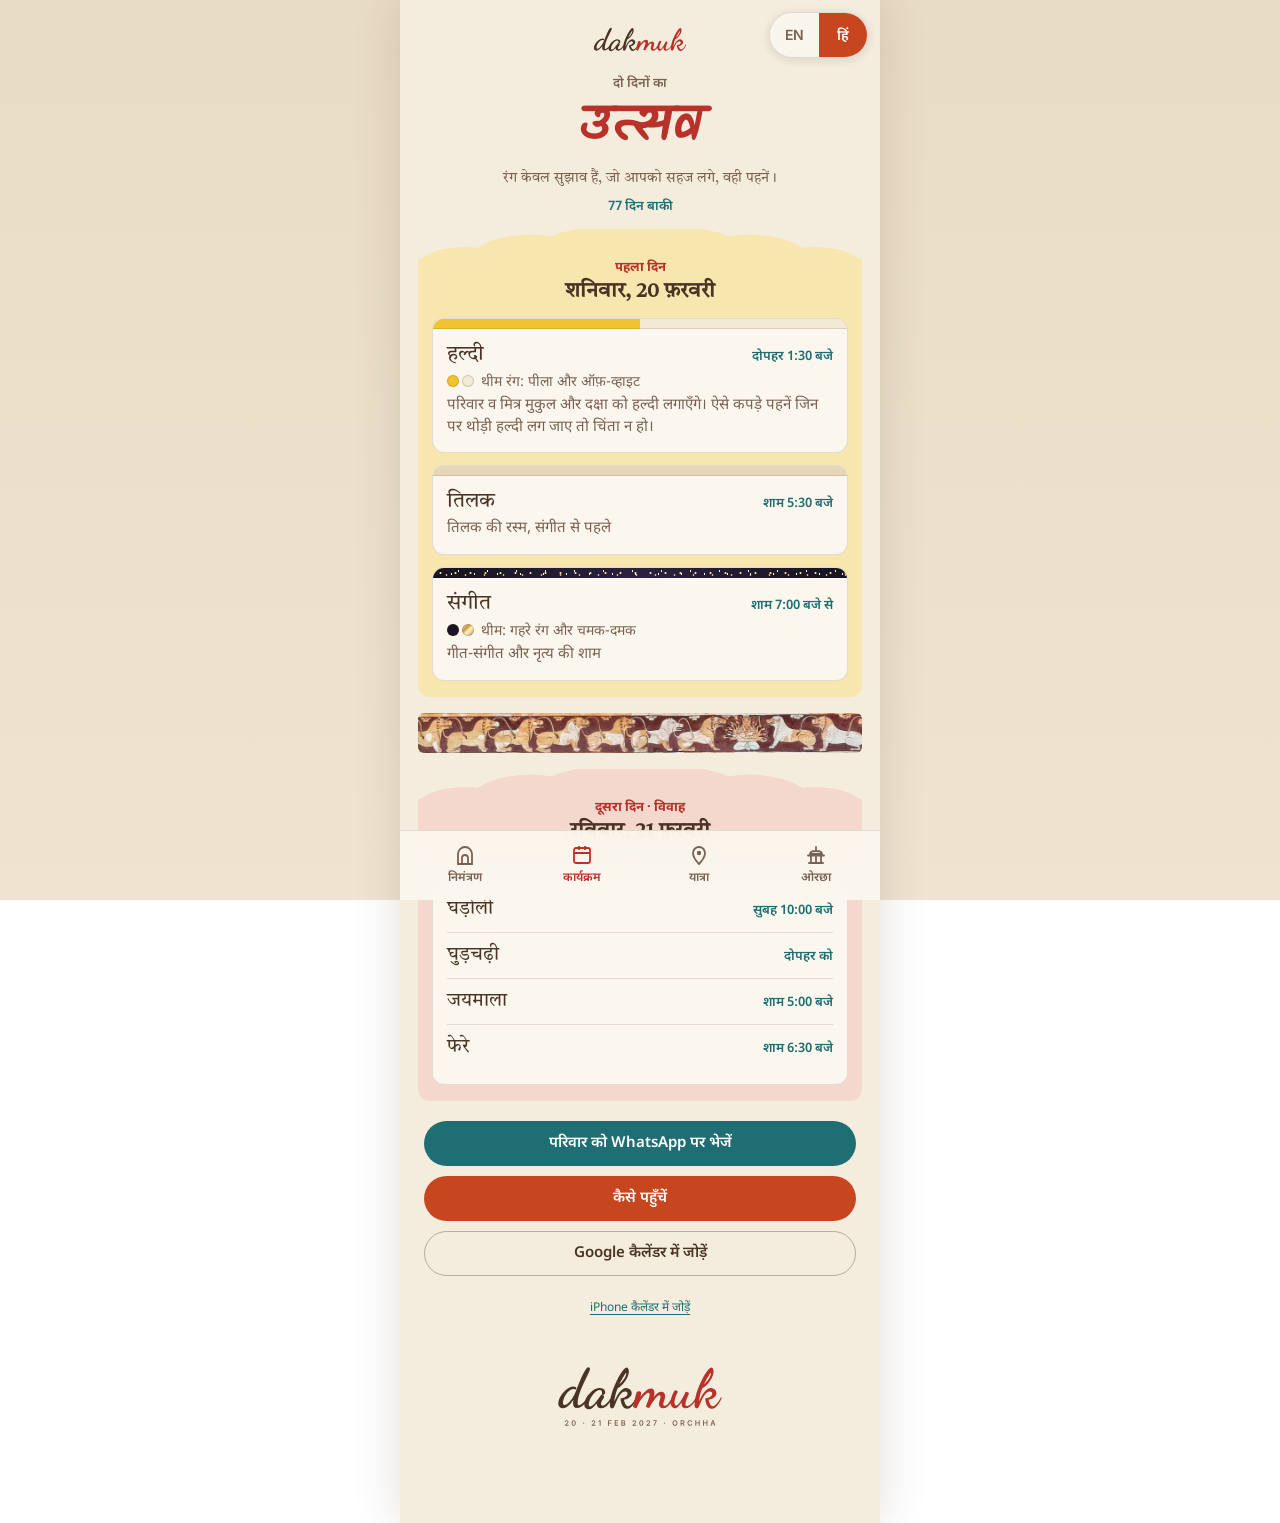
<file: hi/schedule/index.html>
<!DOCTYPE html>
<html lang="hi">
<head>
  <meta charset="UTF-8" />
  <meta name="viewport" content="width=device-width, initial-scale=1.0, viewport-fit=cover" />
  <title>कार्यक्रम — मुकुल एवं दक्षा का शुभ विवाह</title>
  <meta name="description" content="अमर महल, ओरछा में दो दिनों का उत्सव — 20 एवं 21 फ़रवरी 2027" />
  <meta property="og:title" content="कार्यक्रम — मुकुल एवं दक्षा का शुभ विवाह" />
  <meta property="og:description" content="पहला दिन: हल्दी, तिलक, संगीत · दूसरा दिन: घड़ोली, घुड़चढ़ी, जयमाला, फेरे — अमर महल, ओरछा" />
  <meta property="og:type" content="website" />
  <meta property="og:locale" content="hi_IN" />
  <meta property="og:url" content="https://dakmuk.in/hi/schedule/" />
  <meta property="og:image" content="https://dakmuk.in/assets/img/og-invite-hi.jpg" />
  <meta property="og:image:width" content="1200" />
  <meta property="og:image:height" content="630" />
  <meta name="theme-color" content="#f4ecdd" />
  <link rel="alternate" hreflang="en" href="https://dakmuk.in/schedule/" />
  <link rel="icon" href="data:image/svg+xml,%3Csvg xmlns='http://www.w3.org/2000/svg' viewBox='0 0 120 110'%3E%3Cg fill='%23b8322a'%3E%3Crect x='18' y='98' width='84' height='10'/%3E%3Crect x='27' y='60' width='6' height='38'/%3E%3Crect x='47' y='60' width='6' height='38'/%3E%3Crect x='67' y='60' width='6' height='38'/%3E%3Crect x='87' y='60' width='6' height='38'/%3E%3Cpath d='M12 62 L108 62 L99 54 L21 54 Z'/%3E%3Cpath d='M28 54 C28 22, 92 22, 92 54 Z'/%3E%3Ccircle cx='60' cy='14' r='5'/%3E%3C/g%3E%3C/svg%3E" />
  <link rel="preconnect" href="https://fonts.googleapis.com" />
  <link rel="preconnect" href="https://fonts.gstatic.com" crossorigin />
  <link href="https://fonts.googleapis.com/css2?family=Tiro+Devanagari+Hindi&family=Kalam:wght@400;700&family=Noto+Sans+Devanagari:wght@400;500;600;700&family=Inter:wght@600&display=swap" rel="stylesheet" />
  <link rel="stylesheet" href="/assets/site.css" />
</head>
<body>

  <nav class="lang-switch" aria-label="भाषा">
    <a href="/schedule/" lang="en" hreflang="en">EN</a>
    <a href="/hi/schedule/" aria-current="true">हिं</a>
  </nav>

  <main>
    <a class="top-logo" href="/hi/"><img src="/assets/logo.svg" alt="dakmuk — निमंत्रण पर वापस जाएँ" width="96" height="27" /></a>
    <header class="page-head">
      <p class="kicker">दो दिनों का</p>
      <h1 class="script-title">उत्सव</h1>
      <p class="note">रंग केवल सुझाव हैं, जो आपको सहज लगे, वही पहनें।</p>
      <p class="countdown" id="countdown"></p>
    </header>

    <section class="day day-one" aria-labelledby="day1">
      <svg class="arch" aria-hidden="true" preserveAspectRatio="none"><use href="/assets/icons.svg#cusp" width="100%" height="100%" /></svg>
      <div class="day-body">
        <p class="day-label">पहला दिन</p>
        <h2 class="day-date" id="day1">शनिवार, 20 फ़रवरी</h2>
        <article class="ev-card" style="--c1: #f2c230; --c2: #f3ead6">
          <div class="ev-band" aria-hidden="true"></div>
          <div class="ev-card-body">
            <div class="ev-head"><h3 class="event-name">हल्दी</h3><p class="ev-time">दोपहर 1:30 बजे</p></div>
            <p class="ev-theme"><span class="dots" aria-hidden="true"><span class="dot" style="--c: #f2c230"></span><span class="dot" style="--c: #f3ead6"></span></span> थीम रंग: पीला और ऑफ़-व्हाइट</p>
            <p class="ev-note">परिवार व मित्र मुकुल और दक्षा को हल्दी लगाएँगे। ऐसे कपड़े पहनें जिन पर थोड़ी हल्दी लग जाए तो चिंता न हो।</p>
          </div>
        </article>
        <article class="ev-card ev-plain">
          <div class="ev-band" aria-hidden="true"></div>
          <div class="ev-card-body">
            <div class="ev-head"><h3 class="event-name">तिलक</h3><p class="ev-time">शाम 5:30 बजे</p></div>
            <p class="ev-note">तिलक की रस्म, संगीत से पहले</p>
          </div>
        </article>
        <article class="ev-card ev-glitter">
          <div class="ev-band" aria-hidden="true"></div>
          <div class="ev-card-body">
            <div class="ev-head"><h3 class="event-name">संगीत</h3><p class="ev-time">शाम 7:00 बजे से</p></div>
            <p class="ev-theme"><span class="dots" aria-hidden="true"><span class="dot" style="--c: #1a1524"></span><span class="dot dot-glitter"></span></span> थीम: गहरे रंग और चमक-दमक</p>
            <p class="ev-note">गीत-संगीत और नृत्य की शाम</p>
          </div>
        </article>
      </div>
    </section>

    <div class="frieze" role="img" aria-label="लक्ष्मी नारायण मंदिर, ओरछा का भित्ति चित्र"></div>

    <section class="day day-two" aria-labelledby="day2">
      <svg class="arch" aria-hidden="true" preserveAspectRatio="none"><use href="/assets/icons.svg#cusp" width="100%" height="100%" /></svg>
      <div class="day-body">
        <p class="day-label">दूसरा दिन · विवाह</p>
        <h2 class="day-date" id="day2">रविवार, 21 फ़रवरी</h2>
        <article class="ev-card ev-plain">
          <div class="ev-band" aria-hidden="true"></div>
          <div class="ev-card-body">
            <ul class="event-list">
              <li class="event"><span class="event-name">घड़ोली</span><span class="ev-time">सुबह 10:00 बजे</span></li>
              <li class="event"><span class="event-name">घुड़चढ़ी</span><span class="ev-time">दोपहर को</span></li>
              <li class="event"><span class="event-name">जयमाला</span><span class="ev-time">शाम 5:00 बजे</span></li>
              <li class="event"><span class="event-name">फेरे</span><span class="ev-time">शाम 6:30 बजे</span></li>
            </ul>
          </div>
        </article>
      </div>
    </section>

    <div class="actions">
      <a class="btn btn-wa" href="https://wa.me/?text=%E0%A4%A6%E0%A4%95%E0%A5%8D%E0%A4%B7%E0%A4%BE%20%E0%A4%8F%E0%A4%B5%E0%A4%82%20%E0%A4%AE%E0%A5%81%E0%A4%95%E0%A5%81%E0%A4%B2%20%E0%A4%95%E0%A5%87%20%E0%A4%B5%E0%A4%BF%E0%A4%B5%E0%A4%BE%E0%A4%B9%20%E0%A4%95%E0%A4%BE%20%E0%A4%95%E0%A4%BE%E0%A4%B0%E0%A5%8D%E0%A4%AF%E0%A4%95%E0%A5%8D%E0%A4%B0%E0%A4%AE%20%E2%80%94%2020%20%E0%A4%8F%E0%A4%B5%E0%A4%82%2021%20%E0%A4%AB%E0%A4%BC%E0%A4%B0%E0%A4%B5%E0%A4%B0%E0%A5%80%202027%2C%20%E0%A4%93%E0%A4%B0%E0%A4%9B%E0%A4%BE%3A%20https%3A%2F%2Fdakmuk.in%2Fhi%2Fschedule%2F" target="_blank" rel="noopener">परिवार को WhatsApp पर भेजें</a>
      <a class="btn btn-fill" href="/hi/travel/">कैसे पहुँचें</a>
      <a class="btn btn-line" href="https://calendar.google.com/calendar/render?action=TEMPLATE&amp;text=Mukul+%26+Daksha%27s+Wedding&amp;dates=20270220/20270222&amp;ctz=Asia/Kolkata&amp;details=Sachdeva+%26+Dixit+families+invite+you+to+the+wedding.+Schedule+at+dakmuk.in&amp;location=Amar+Mahal%2C+Orchha%2C+Madhya+Pradesh" target="_blank" rel="noopener">Google कैलेंडर में जोड़ें</a>
      <button class="text-link" id="ics-btn" type="button">iPhone कैलेंडर में जोड़ें</button>
    </div>

    <footer class="footer">
      <img class="logo" src="/assets/logo-lockup.svg" alt="dakmuk — 20 · 21 फ़रवरी 2027 · ओरछा" width="170" height="64" />
    </footer>
  </main>

  <nav class="tabbar" aria-label="पृष्ठ">
    <a class="tab" href="/hi/"><svg aria-hidden="true"><use href="/assets/icons.svg#i-invite" /></svg>निमंत्रण</a>
    <a class="tab" href="/hi/schedule/" aria-current="page"><svg aria-hidden="true"><use href="/assets/icons.svg#i-cal" /></svg>कार्यक्रम</a>
    <a class="tab" href="/hi/travel/"><svg aria-hidden="true"><use href="/assets/icons.svg#i-pin" /></svg>यात्रा</a>
    <a class="tab" href="/hi/orchha/"><svg aria-hidden="true"><use href="/assets/icons.svg#i-chhatri" /></svg>ओरछा</a>
  </nav>

  <script src="/assets/site.js"></script>
</body>
</html>
</file>
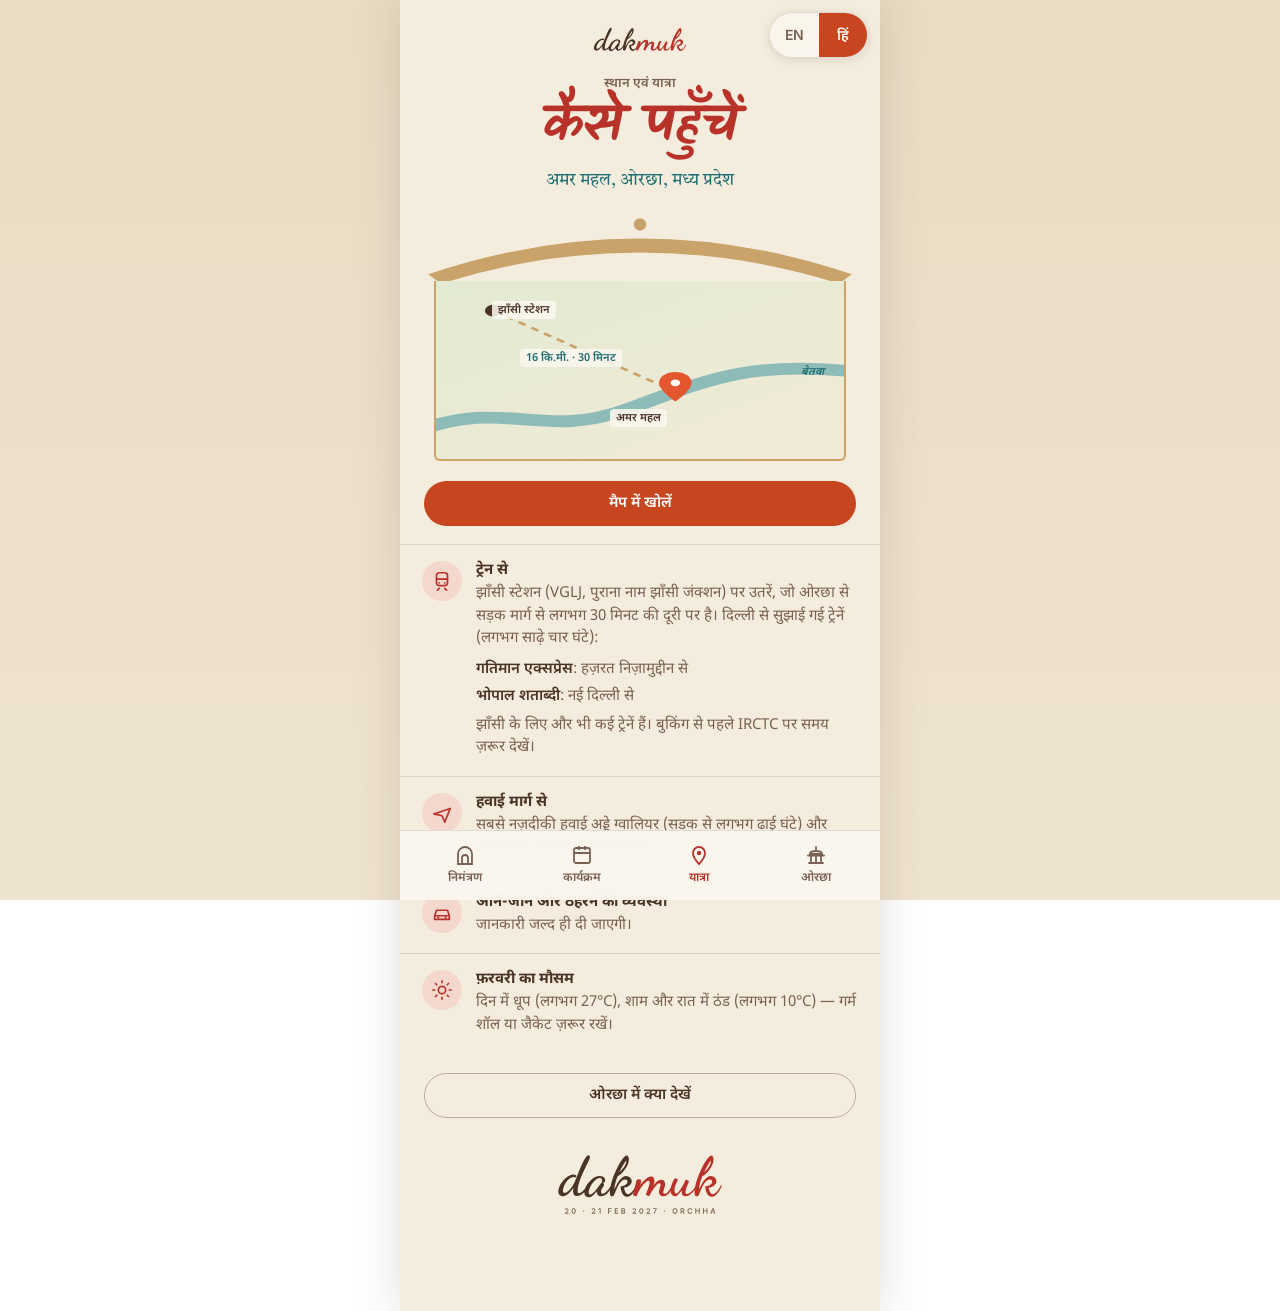
<file: hi/travel/index.html>
<!DOCTYPE html>
<html lang="hi">
<head>
  <meta charset="UTF-8" />
  <meta name="viewport" content="width=device-width, initial-scale=1.0, viewport-fit=cover" />
  <title>यात्रा — मुकुल एवं दक्षा का शुभ विवाह</title>
  <meta name="description" content="अमर महल, ओरछा कैसे पहुँचें" />
  <meta property="og:title" content="ओरछा कैसे पहुँचें — मुकुल एवं दक्षा का शुभ विवाह" />
  <meta property="og:description" content="अमर महल, ओरछा · झाँसी स्टेशन से 30 मिनट · नज़दीकी हवाई अड्डे ग्वालियर और खजुराहो" />
  <meta property="og:type" content="website" />
  <meta property="og:locale" content="hi_IN" />
  <meta property="og:url" content="https://dakmuk.in/hi/travel/" />
  <meta property="og:image" content="https://dakmuk.in/assets/img/og-invite-hi.jpg" />
  <meta property="og:image:width" content="1200" />
  <meta property="og:image:height" content="630" />
  <meta name="theme-color" content="#f4ecdd" />
  <link rel="alternate" hreflang="en" href="https://dakmuk.in/travel/" />
  <link rel="icon" href="data:image/svg+xml,%3Csvg xmlns='http://www.w3.org/2000/svg' viewBox='0 0 120 110'%3E%3Cg fill='%23b8322a'%3E%3Crect x='18' y='98' width='84' height='10'/%3E%3Crect x='27' y='60' width='6' height='38'/%3E%3Crect x='47' y='60' width='6' height='38'/%3E%3Crect x='67' y='60' width='6' height='38'/%3E%3Crect x='87' y='60' width='6' height='38'/%3E%3Cpath d='M12 62 L108 62 L99 54 L21 54 Z'/%3E%3Cpath d='M28 54 C28 22, 92 22, 92 54 Z'/%3E%3Ccircle cx='60' cy='14' r='5'/%3E%3C/g%3E%3C/svg%3E" />
  <link rel="preconnect" href="https://fonts.googleapis.com" />
  <link rel="preconnect" href="https://fonts.gstatic.com" crossorigin />
  <link href="https://fonts.googleapis.com/css2?family=Tiro+Devanagari+Hindi&family=Kalam:wght@400;700&family=Noto+Sans+Devanagari:wght@400;500;600;700&family=Inter:wght@600&display=swap" rel="stylesheet" />
  <link rel="stylesheet" href="/assets/site.css" />
</head>
<body>

  <nav class="lang-switch" aria-label="भाषा">
    <a href="/travel/" lang="en" hreflang="en">EN</a>
    <a href="/hi/travel/" aria-current="true">हिं</a>
  </nav>

  <main>
    <a class="top-logo" href="/hi/"><img src="/assets/logo.svg" alt="dakmuk — निमंत्रण पर वापस जाएँ" width="96" height="27" /></a>
    <header class="page-head">
      <p class="kicker">स्थान एवं यात्रा</p>
      <h1 class="script-title">कैसे पहुँचें</h1>
      <p class="place">अमर महल, ओरछा, मध्य प्रदेश</p>
    </header>

    <a class="jharokha" href="https://www.google.com/maps/search/?api=1&amp;query=Amar+Mahal+Orchha" target="_blank" rel="noopener" aria-label="अमर महल, ओरछा को Google मैप में खोलें">
      <svg class="roof" viewBox="0 0 280 46" aria-hidden="true"><use href="/assets/icons.svg#roof" /></svg>
      <div class="map">
        <svg viewBox="0 0 300 180" preserveAspectRatio="none" aria-hidden="true">
          <path d="M-10 150 C50 120, 80 160, 140 130 S230 80, 310 92" fill="none" stroke="#8dbcb8" stroke-width="12" stroke-linecap="round" />
          <path d="M42 30 L176 112" stroke="#c9a36a" stroke-width="2.5" stroke-dasharray="6 5" fill="none" />
          <circle cx="42" cy="30" r="6" fill="#4a3426" />
          <path d="M176 92 c-7 0 -12 5 -12 11 c0 8 12 19 12 19 s12 -11 12 -19 c0 -6 -5 -11 -12 -11z" fill="#e4572e" />
          <circle cx="176" cy="103" r="3.5" fill="#fff" />
        </svg>
        <span class="map-label" style="left:56px;top:20px">झाँसी स्टेशन</span>
        <span class="map-label" style="left:174px;top:128px">अमर महल</span>
        <span class="map-label soft" style="left:84px;top:68px">16 कि.मी. · 30 मिनट</span>
        <span class="map-label plain" style="right:14px;top:82px">बेतवा</span>
      </div>
    </a>

    <div class="actions">
      <a class="btn btn-fill" href="https://www.google.com/maps/search/?api=1&amp;query=Amar+Mahal+Orchha" target="_blank" rel="noopener">मैप में खोलें</a>
    </div>

    <div class="rows">
      <div class="row">
        <span class="ic"><svg aria-hidden="true"><use href="/assets/icons.svg#i-train" /></svg></span>
        <div>
          <h3>ट्रेन से</h3>
          <p>झाँसी स्टेशन (VGLJ, पुराना नाम झाँसी जंक्शन) पर उतरें, जो ओरछा से सड़क मार्ग से लगभग 30 मिनट की दूरी पर है। दिल्ली से सुझाई गई ट्रेनें (लगभग साढ़े चार घंटे):</p>
          <ul class="trains">
            <li><b>गतिमान एक्सप्रेस</b>: हज़रत निज़ामुद्दीन से</li>
            <li><b>भोपाल शताब्दी</b>: नई दिल्ली से</li>
          </ul>
          <p>झाँसी के लिए और भी कई ट्रेनें हैं। बुकिंग से पहले IRCTC पर समय ज़रूर देखें।</p>
        </div>
      </div>
      <div class="row">
        <span class="ic"><svg aria-hidden="true"><use href="/assets/icons.svg#i-plane" /></svg></span>
        <div>
          <h3>हवाई मार्ग से</h3>
          <p>सबसे नज़दीकी हवाई अड्डे ग्वालियर (सड़क से लगभग ढाई घंटे) और खजुराहो (लगभग साढ़े तीन घंटे) हैं।</p>
        </div>
      </div>
      <div class="row">
        <span class="ic"><svg aria-hidden="true"><use href="/assets/icons.svg#i-car" /></svg></span>
        <div>
          <h3>आने-जाने और ठहरने की व्यवस्था</h3>
          <p>जानकारी जल्द ही दी जाएगी।</p>
        </div>
      </div>
      <div class="row">
        <span class="ic"><svg aria-hidden="true"><use href="/assets/icons.svg#i-sun" /></svg></span>
        <div>
          <h3>फ़रवरी का मौसम</h3>
          <p>दिन में धूप (लगभग 27°C), शाम और रात में ठंड (लगभग 10°C) — गर्म शॉल या जैकेट ज़रूर रखें।</p>
        </div>
      </div>
    </div>

    <div class="actions">
      <a class="btn btn-line" href="/hi/orchha/">ओरछा में क्या देखें</a>
    </div>

    <footer class="footer">
      <img class="logo" src="/assets/logo-lockup.svg" alt="dakmuk — 20 · 21 फ़रवरी 2027 · ओरछा" width="170" height="64" />
    </footer>
  </main>

  <nav class="tabbar" aria-label="पृष्ठ">
    <a class="tab" href="/hi/"><svg aria-hidden="true"><use href="/assets/icons.svg#i-invite" /></svg>निमंत्रण</a>
    <a class="tab" href="/hi/schedule/"><svg aria-hidden="true"><use href="/assets/icons.svg#i-cal" /></svg>कार्यक्रम</a>
    <a class="tab" href="/hi/travel/" aria-current="page"><svg aria-hidden="true"><use href="/assets/icons.svg#i-pin" /></svg>यात्रा</a>
    <a class="tab" href="/hi/orchha/"><svg aria-hidden="true"><use href="/assets/icons.svg#i-chhatri" /></svg>ओरछा</a>
  </nav>

</body>
</html>
</file>
<file: assets/site.css>
/* dakmuk.in — wedding site
   Palash & stone: plaster and sandstone grounds, palash orange for actions and petals,
   sindoor for headings, peacock teal for small details. Day 1 mustard, Day 2 sindoor. */

:root {
  --plaster: #f4ecdd;
  --whitewash: #fbf7ee;
  --sand: #c9a36a;
  --ink: #4a3426;
  --ink-soft: #7a6252;
  --palash: #e4572e;
  --palash-deep: #c8461f; /* palash dark enough for white button text */
  --sindoor: #b8322a;
  --peacock: #1f6e73;
  --mustard-wash: #f7e6ad;
  --sindoor-wash: #f4d8cd;
  --rule: rgba(74, 52, 38, 0.14);

  --serif: 'Playfair Display', Georgia, serif;
  --script: 'Dancing Script', 'Brush Script MT', cursive;
  --sans: 'Inter', system-ui, -apple-system, sans-serif;

  --tabbar-h: 64px;
}

*, *::before, *::after { box-sizing: border-box; margin: 0; padding: 0; }

/* Sandstone backdrop behind the centred column on wide screens */
html { background: linear-gradient(180deg, #e9dcc4 0%, #efe4d0 100%) fixed; }

body {
  max-width: 480px;
  min-height: 100vh;
  margin: 0 auto;
  background: var(--plaster);
  color: var(--ink);
  font-family: var(--serif);
  -webkit-font-smoothing: antialiased;
}
@media (min-width: 500px) { body { box-shadow: 0 0 44px rgba(74, 52, 38, 0.16); } }

img { max-width: 100%; display: block; }
a { color: inherit; }

main {
  padding-bottom: calc(var(--tabbar-h) + env(safe-area-inset-bottom, 0px) + 24px);
  overflow-x: hidden;
}

/* ── Shared type ── */
.kicker {
  font-family: var(--sans); font-size: 11px; font-weight: 600;
  letter-spacing: 2.5px; text-transform: uppercase; color: var(--ink-soft);
}
.script-title {
  font-family: var(--script); font-weight: 700; color: var(--sindoor);
  font-size: clamp(42px, 12vw, 52px); line-height: 1;
}
.page-head { text-align: center; padding: 34px 20px 14px; display: grid; gap: 4px; }

/* Small logo at the top of inner pages, tapping back to the invite */
.top-logo { display: block; width: 96px; margin: 18px auto 0; padding: 8px 0; }
.top-logo img { width: 96px; height: auto; }
.top-logo:focus-visible { outline: 2px solid var(--peacock); outline-offset: 2px; border-radius: 4px; }
.top-logo + .page-head { padding-top: 14px; }
.top-logo.on-photo { position: absolute; top: 10px; left: 50%; transform: translateX(-50%); margin: 0; }
.top-logo.on-photo img { filter: drop-shadow(0 1px 6px rgba(30, 20, 15, 0.5)); }
.note { font-style: italic; font-size: 14px; color: var(--ink-soft); text-align: center; padding: 6px 24px 0; }

/* ── Buttons ── */
.actions { display: grid; gap: 10px; padding: 20px 24px 0; }
.btn {
  display: block; width: 100%; text-align: center; text-decoration: none; cursor: pointer;
  font-family: var(--sans); font-size: 13px; font-weight: 600; letter-spacing: 1.8px; text-transform: uppercase;
  padding: 14px 16px; border-radius: 999px; border: 1px solid transparent;
  transition: opacity 0.15s;
}
.btn:active { opacity: 0.75; }
.btn:focus-visible, .tab:focus-visible, .text-link:focus-visible { outline: 2px solid var(--peacock); outline-offset: 3px; }
.btn-fill { background: var(--palash-deep); color: #fff; }
.btn-line { background: transparent; border-color: rgba(74, 52, 38, 0.35); color: var(--ink); }
.text-link {
  background: none; border: none; cursor: pointer; justify-self: center;
  font-family: var(--sans); font-size: 12px; letter-spacing: 1px; color: var(--peacock);
  text-decoration: underline; text-underline-offset: 3px; padding: 14px 16px;
}

/* ── Bottom tab bar ── */
.tabbar {
  position: fixed; bottom: 0; left: 50%; transform: translateX(-50%);
  width: min(100%, 480px); z-index: 20;
  display: grid; grid-template-columns: repeat(4, 1fr);
  padding: 8px 6px calc(10px + env(safe-area-inset-bottom, 0px));
  background: rgba(251, 247, 238, 0.94);
  -webkit-backdrop-filter: blur(10px); backdrop-filter: blur(10px);
  border-top: 1px solid var(--rule);
}
.tab {
  display: grid; justify-items: center; gap: 3px; text-decoration: none;
  font-family: var(--sans); font-size: 11px; font-weight: 600; letter-spacing: 0.3px;
  color: var(--ink-soft); padding: 4px 0;
}
.tab svg { width: 24px; height: 24px; }
.tab[aria-current="page"] { color: var(--sindoor); }

/* ── Falling palash petals ── */
.petals { position: fixed; inset: 0; pointer-events: none; z-index: 5; overflow: hidden; }
.petal {
  position: absolute; top: -20px; width: 13px; height: 7px;
  border-radius: 0 100% 0 100%;
  background: linear-gradient(135deg, #f06a35, var(--palash) 60%, #c9441f);
  opacity: 0;
  animation: fall linear infinite;
}
@keyframes fall {
  0%   { transform: translateY(-3vh) translateX(0) rotate(0deg); opacity: 0; }
  8%   { opacity: 0.9; }
  85%  { opacity: 0.75; }
  100% { transform: translateY(105vh) translateX(52px) rotate(340deg); opacity: 0; }
}
.petal:nth-child(1) { left: 7%;  animation-duration: 12s; animation-delay: 0s; }
.petal:nth-child(2) { left: 22%; animation-duration: 15s; animation-delay: 4s; }
.petal:nth-child(3) { left: 38%; animation-duration: 13s; animation-delay: 8s; }
.petal:nth-child(4) { left: 55%; animation-duration: 16s; animation-delay: 2s; }
.petal:nth-child(5) { left: 70%; animation-duration: 11s; animation-delay: 6s; }
.petal:nth-child(6) { left: 86%; animation-duration: 14s; animation-delay: 10s; }

/* ── Invite ── */
.hero {
  position: relative; text-align: center; color: #fff4e4;
  background: linear-gradient(180deg, #5c2a1d 0%, #9a4327 30%, #d9814f 52%, #f0b26a 78%, var(--plaster) 100%);
  min-height: clamp(470px, 67svh, 610px);
  padding: 80px 20px 0;
  display: grid; align-content: start; gap: 10px;
}
/* Chhatris on the Betwa at sunset, fading into the dusk sky above and plaster below */
.hero::before {
  content: ''; position: absolute; left: 0; right: 0; bottom: 0;
  aspect-ratio: 1000 / 818;
  background: url(/assets/img/hero-chhatris.jpg) center / cover;
  -webkit-mask-image: linear-gradient(180deg, transparent 0%, #000 32%, #000 80%, transparent 100%);
  mask-image: linear-gradient(180deg, transparent 0%, #000 32%, #000 80%, transparent 100%);
  pointer-events: none;
}
.hero > * { position: relative; }
.hero .invite-line { font-style: italic; font-size: clamp(14px, 4vw, 16px); line-height: 1.45; color: #fbe3c6; }
.hero .names { font-family: var(--script); font-weight: 700; font-size: clamp(54px, 16vw, 68px); line-height: 0.95; }
.hero .names .amp { color: #ffb48f; font-size: 0.68em; display: inline-block; }
/* The two names take turns to lead (see site.js); inline-block so each can travel on its own */
.hero .names .nm { display: inline-block; will-change: transform; }
.hero .names[data-turns] { cursor: pointer; -webkit-tap-highlight-color: transparent; }

.date-block { text-align: center; padding: 18px 20px 0; display: grid; gap: 4px; }
.date-big { font-weight: 700; font-size: clamp(60px, 18vw, 76px); line-height: 1; letter-spacing: -1px; }
.date-big span { font-weight: 400; font-style: italic; color: var(--sindoor); font-size: 0.58em; margin: 0 6px; }
.date-month { font-weight: 700; font-size: clamp(20px, 6vw, 26px); letter-spacing: 7px; }
.place { font-style: italic; color: var(--peacock); font-size: 17px; margin-top: 6px; }

.closing-line { text-align: center; font-style: italic; font-size: 16px; color: var(--ink-soft); padding: 36px 24px 8px; }

/* ── Schedule ── */
.day { margin: 0 18px; }
.day .arch { display: block; width: 100%; height: 44px; }
.day-body { padding: 0 14px 16px; border-radius: 0 0 12px 12px; margin-top: -1px; }
.day-one .arch { fill: var(--mustard-wash); }
.day-one .day-body { background: var(--mustard-wash); }
.day-two .arch { fill: var(--sindoor-wash); }
.day-two .day-body { background: var(--sindoor-wash); }
.day-label { text-align: center; font-family: var(--sans); font-size: 11px; font-weight: 700; letter-spacing: 2px; text-transform: uppercase; color: var(--sindoor); margin-top: -14px; position: relative; }
.day-date { text-align: center; font-weight: 700; font-size: 21px; margin: 2px 0 8px; }
.event-list { list-style: none; }
.event { padding: 12px 2px; border-top: 1px solid var(--rule); }
.event-name { font-size: 19px; }
.countdown { font-family: var(--sans); font-size: 13px; font-weight: 600; color: var(--peacock); margin-top: 6px; }

/* Theme colour per day: dashed placeholder dots until colours are chosen */
.ev-theme { font-family: var(--sans); font-size: 14px; line-height: 1.45; color: var(--ink-soft); margin-top: 4px; }
.ev-theme .dots { vertical-align: -1px; margin-right: 3px; }
/* One card per event (Day 1) or for the whole wedding day (Day 2). The band across the top
   shows the theme colours once chosen (set --c1 / --c2 on the card); until then it's a sand stripe. */
.ev-card { background: var(--whitewash); border: 1px solid var(--rule); border-radius: 12px; overflow: hidden; margin-top: 12px; }
.ev-band {
  height: 10px;
  background: linear-gradient(90deg, var(--c1, transparent) 50%, var(--c2, transparent) 50%),
    repeating-linear-gradient(45deg, rgba(201, 163, 106, 0.5) 0 6px, rgba(201, 163, 106, 0.18) 6px 12px);
}
/* Hairline under the band so pale theme colours (Haldi's off-white) still read against the card */
.ev-band { box-shadow: inset 0 -1px 0 var(--rule); }
/* Sangeet: dark and glittery — a night-sky band scattered with gold and silver specks */
.ev-glitter .ev-band {
  box-shadow: none;
  background:
    radial-gradient(circle, #fff 0 0.6px, transparent 1.1px) 7px 1px / 23px 10px,
    radial-gradient(circle, #f6dc8c 0 0.8px, transparent 1.3px) 0 0 / 15px 10px,
    radial-gradient(circle, #d9b45a 0 0.7px, transparent 1.2px) 4px 2px / 19px 10px,
    radial-gradient(circle, #fff3c4 0 0.5px, transparent 1px) 11px -2px / 29px 10px,
    linear-gradient(90deg, #17131f, #2b2142 50%, #17131f);
}
.dot.dot-glitter { background: linear-gradient(135deg, #f8e7a8 0%, #c9973a 35%, #fff6d2 55%, #b8862f 100%); }
.ev-card-body { padding: 12px 14px 14px; }
.ev-card h3.event-name { font-size: 21px; font-weight: 400; }
/* Event name with its time on the right */
.ev-head { display: flex; align-items: baseline; justify-content: space-between; gap: 12px; }
.ev-time { font-family: var(--sans); font-size: 13px; font-weight: 600; color: var(--peacock); white-space: nowrap; }
/* An event with no theme colour: a quiet sand band instead of the "to be announced" stripes */
.ev-plain .ev-band { background: rgba(201, 163, 106, 0.4); }
.ev-card .event-list { margin-top: 6px; }
.ev-card .event:first-child { border-top: 0; }
.ev-card .event { padding: 10px 0; display: flex; align-items: baseline; justify-content: space-between; gap: 12px; }
.ev-theme em { font-style: italic; }
.dots { display: inline-flex; gap: 3px; }
.dot { width: 12px; height: 12px; border-radius: 50%; background: var(--c); box-shadow: inset 0 0 0 1px rgba(74, 52, 38, 0.2); }
.dot-ph { background: transparent; box-shadow: none; border: 1.5px dashed rgba(74, 52, 38, 0.45); }



.btn-wa { background: var(--peacock); color: #fff; }

.ev-note { font-family: var(--sans); font-size: 14px; line-height: 1.45; color: var(--ink-soft); margin-top: 2px; }
.frieze { margin: 16px 18px; height: 40px; border-radius: 6px; background: url(/assets/img/frieze.jpg) center / cover; }

/* ── Travel ── */
.jharokha { margin: 6px 22px 0; text-decoration: none; display: block; }
.jharokha .roof { display: block; width: 100%; height: auto; fill: var(--sand); }
.map {
  position: relative; height: 180px; margin: -2px 12px 0;
  border: 2px solid var(--sand); border-top: 0; border-radius: 0 0 6px 6px;
  background: linear-gradient(160deg, #e3ead3, #f1ead6); overflow: hidden;
}
.map svg { position: absolute; inset: 0; width: 100%; height: 100%; }
.map-label {
  position: absolute; font-family: var(--sans); font-size: 11px; font-weight: 600;
  color: var(--ink); background: rgba(251, 247, 238, 0.88); padding: 2px 6px; border-radius: 4px; white-space: nowrap;
}
.map-label.soft { color: var(--peacock); }
.map-label.plain { background: none; color: var(--peacock); font-style: italic; }

.rows { padding: 18px 0 0; }
.row { display: flex; gap: 14px; align-items: flex-start; padding: 16px 22px; border-top: 1px solid var(--rule); }
.row .ic { width: 40px; height: 40px; border-radius: 50%; background: var(--sindoor-wash); color: var(--sindoor); display: grid; place-items: center; flex-shrink: 0; }
.row .ic svg { width: 22px; height: 22px; }
.row h3 { font-family: var(--sans); font-size: 12px; font-weight: 700; letter-spacing: 1.5px; text-transform: uppercase; margin-bottom: 3px; }
.row p { font-family: var(--sans); font-size: 15px; line-height: 1.5; color: var(--ink-soft); }
.row p + p, .row ul + p { margin-top: 8px; }
.trains { list-style: none; margin-top: 8px; display: grid; gap: 6px; font-family: var(--sans); font-size: 15px; line-height: 1.4; color: var(--ink-soft); }
.trains b { color: var(--ink); font-weight: 600; }

/* ── Orchha ── */
.photo-hero {
  position: relative;
  min-height: 300px; display: grid; align-content: end; gap: 2px; padding: 0 22px 22px; color: #fff4e4;
  background: url(/assets/img/chhatris.jpg) 56% 40% / cover, #5c2a1d;
  overflow: hidden;
}
/* Shade for the logo and title, above the photo */
.photo-hero::after {
  content: ''; position: absolute; inset: 0; pointer-events: none;
  background: linear-gradient(180deg, rgba(30, 20, 15, 0.55) 0%, rgba(30, 20, 15, 0) 24%, rgba(30, 20, 15, 0) 30%, rgba(30, 20, 15, 0.72) 100%);
}
.photo-hero > * { z-index: 1; }
.photo-hero > :is(.kicker, .script-title) { position: relative; }
.photo-hero .kicker { color: #fbe3c6; }
.photo-hero .script-title { color: #fff4e4; font-size: clamp(54px, 16vw, 66px); }
.prose { padding: 22px 22px 0; display: grid; gap: 14px; font-size: 17px; line-height: 1.65; }
.section-title { font-family: var(--script); font-weight: 700; font-size: 36px; color: var(--sindoor); padding: 34px 22px 10px; line-height: 1.1; }
.place-card { display: grid; grid-template-columns: 96px 1fr; gap: 14px; padding: 14px 22px; border-top: 1px solid var(--rule); align-items: start; }
.place-card.no-photo { grid-template-columns: 1fr; }
.place-card img { width: 96px; height: 80px; object-fit: cover; border-radius: 8px; }
.place-card h3 { font-family: var(--sans); font-size: 12px; font-weight: 700; letter-spacing: 1.5px; text-transform: uppercase; margin-bottom: 3px; }
.place-card p { font-family: var(--sans); font-size: 15px; line-height: 1.5; color: var(--ink-soft); }
.place-card .dist { color: var(--peacock); font-weight: 600; }
.credits { padding: 30px 22px 0; font-family: var(--sans); font-size: 11px; line-height: 1.6; color: var(--ink-soft); }
.credits a { color: var(--ink-soft); }

/* ── Footer ── */
.footer { text-align: center; padding: 34px 20px 6px; display: grid; justify-items: center; }
.footer .logo { width: 170px; height: auto; }
.photo-credit { margin-top: 14px; font-family: var(--sans); font-size: 11px; line-height: 1.5; color: var(--ink-soft); }
.photo-credit a { color: var(--ink-soft); }

/* ── Motion ── */
.rise { animation: rise 0.7s ease-out both; }
.rise-2 { animation-delay: 0.15s; }
.rise-3 { animation-delay: 0.3s; }
@keyframes rise { from { opacity: 0; transform: translateY(12px); } to { opacity: 1; transform: none; } }

@media (prefers-reduced-motion: reduce) {
  .petal { animation: none; display: none; }
  .rise { animation: none; }
}

/* Wikipedia / map links under each place */
.links { display: flex; flex-wrap: wrap; gap: 6px; margin-top: 8px; }
.links a {
  font-family: var(--sans); font-size: 12px; font-weight: 600; text-decoration: none;
  padding: 5px 10px; border-radius: 999px; white-space: nowrap;
}
.links a:focus-visible { outline: 2px solid var(--peacock); outline-offset: 2px; }
.chip-wiki { color: var(--peacock); border: 1px solid rgba(31, 110, 115, 0.35); }
.chip-map { color: var(--sindoor); border: 1px solid rgba(184, 50, 42, 0.35); }

/* ── Language switch (EN | हिं): scrolls away with the page so it never covers content ── */
.lang-switch {
  position: absolute; z-index: 25;
  top: calc(env(safe-area-inset-top, 0px) + 12px);
  right: max(12px, calc(50% - 240px + 12px));
  display: flex; border-radius: 999px; overflow: hidden;
  background: rgba(251, 247, 238, 0.9);
  -webkit-backdrop-filter: blur(8px); backdrop-filter: blur(8px);
  border: 1px solid var(--rule);
  box-shadow: 0 2px 10px rgba(40, 25, 15, 0.12);
}
.lang-switch a {
  font-family: 'Inter', 'Noto Sans Devanagari', system-ui, sans-serif;
  font-size: 14px; font-weight: 600; text-decoration: none;
  color: var(--ink-soft); padding: 0 15px; line-height: 1.2;
  min-height: 44px; min-width: 48px; display: flex; align-items: center; justify-content: center;
}
.lang-switch a[aria-current="true"] { background: var(--palash-deep); color: #fff; }
.lang-switch a:focus-visible { outline: 2px solid var(--peacock); outline-offset: -2px; }

/* ── Hindi pages: Devanagari faces, no letter-spacing (it breaks the shirorekha) ── */
html[lang="hi"] {
  --serif: 'Tiro Devanagari Hindi', 'Playfair Display', Georgia, serif;
  --script: 'Kalam', 'Tiro Devanagari Hindi', cursive;
  --sans: 'Noto Sans Devanagari', 'Inter', system-ui, sans-serif;
}
html[lang="hi"] :is(.kicker, .day-label, .row h3, .place-card h3, .btn, .tab, .date-month, .date-big, .links a, .text-link) {
  letter-spacing: 0; text-transform: none;
}
html[lang="hi"] .kicker { font-size: 13px; }
html[lang="hi"] .btn { font-size: 15px; padding: 12px 16px; }
html[lang="hi"] .row h3, html[lang="hi"] .place-card h3 { font-size: 15px; }
html[lang="hi"] .day-label { font-size: 13px; }
html[lang="hi"] .tab { font-size: 12px; }
html[lang="hi"] .hero .names { line-height: 1.15; font-size: clamp(50px, 15vw, 62px); }
html[lang="hi"] .hero .invite-line { font-style: normal; font-size: clamp(15px, 4.4vw, 17px); }
html[lang="hi"] .script-title { line-height: 1.2; }
html[lang="hi"] .section-title { font-size: 32px; }
html[lang="hi"] .date-month { font-size: clamp(22px, 6.5vw, 28px); }
html[lang="hi"] :is(.place, .note, .closing-line, .ev-theme em) { font-style: normal; }
html[lang="hi"] .ev-note { font-size: 15px; }
html[lang="hi"] .prose { font-size: 18px; line-height: 1.8; }

/* Fixed line heights in page headers, so content below (the Travel map) does not jump when web fonts load */
.page-head .kicker { line-height: 13px; }
.page-head .place { line-height: 23px; }
html[lang="hi"] .page-head .kicker { line-height: 17px; }
</file>
